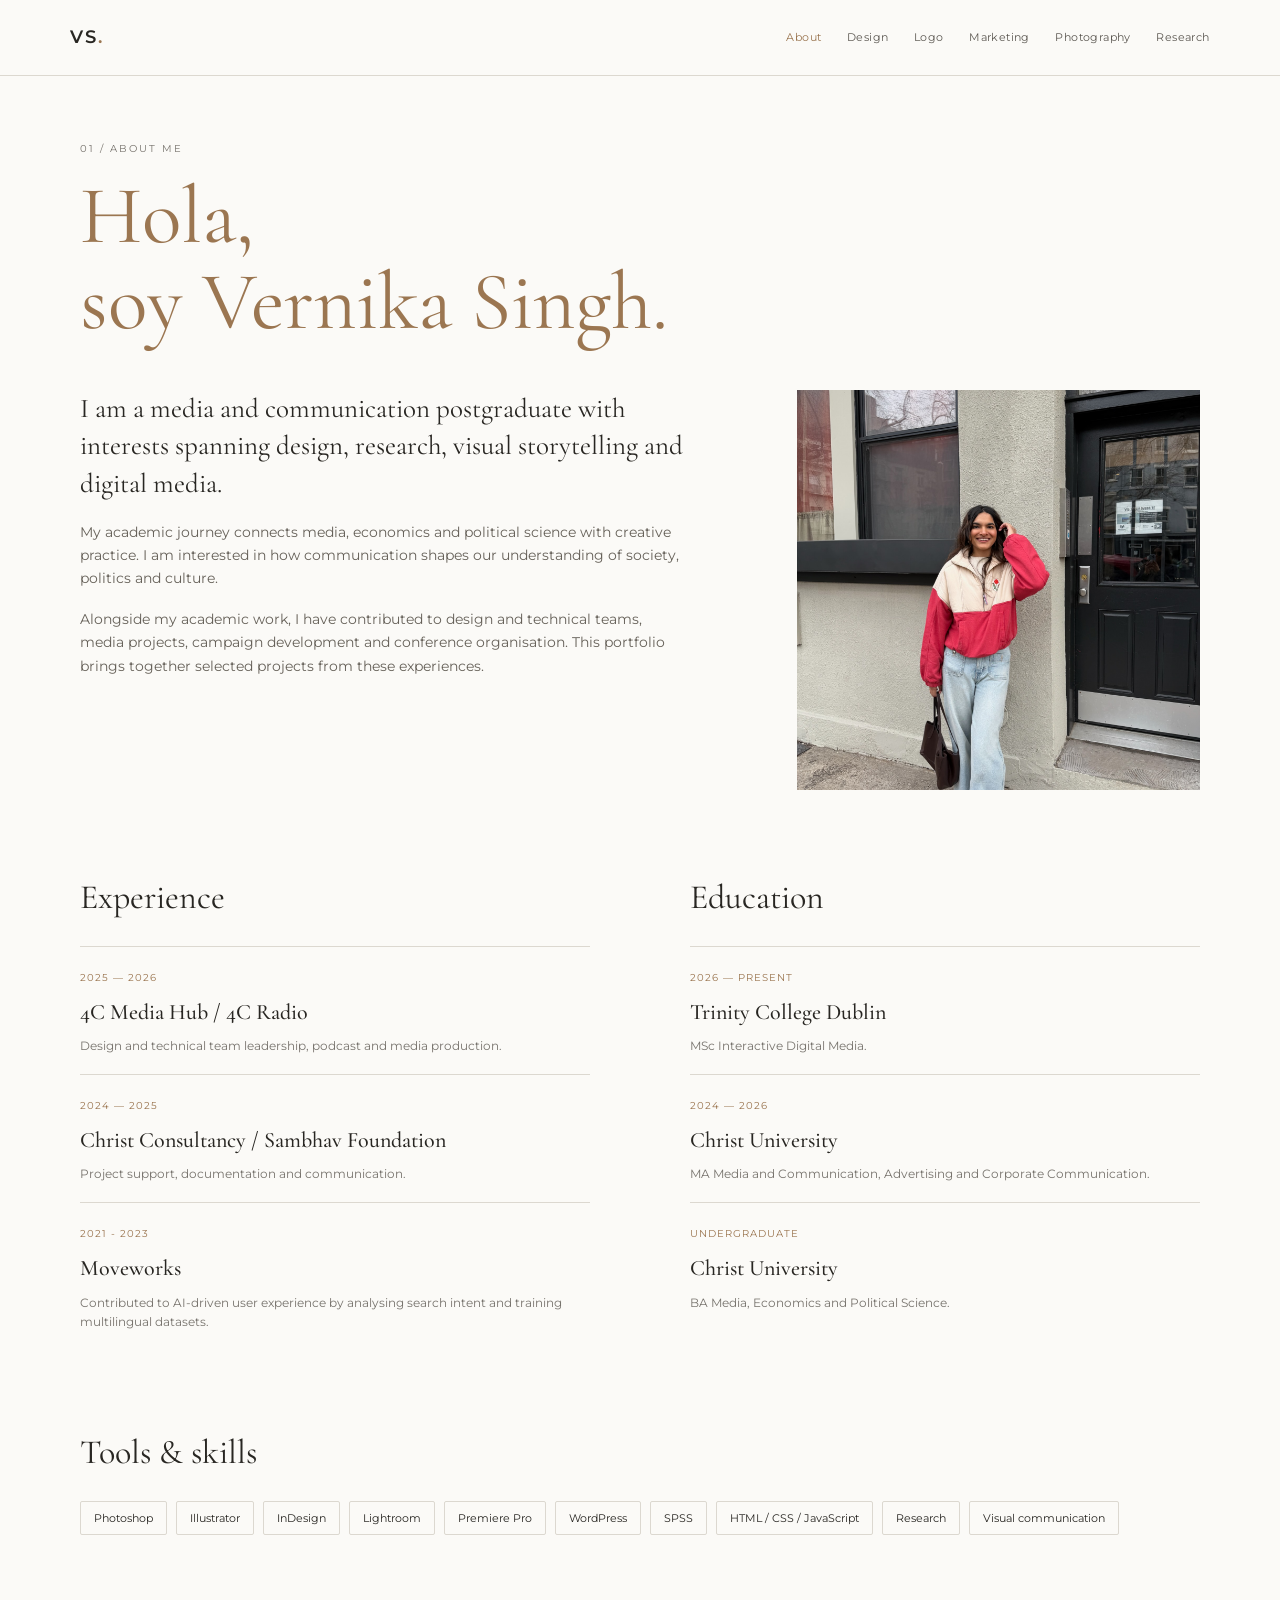
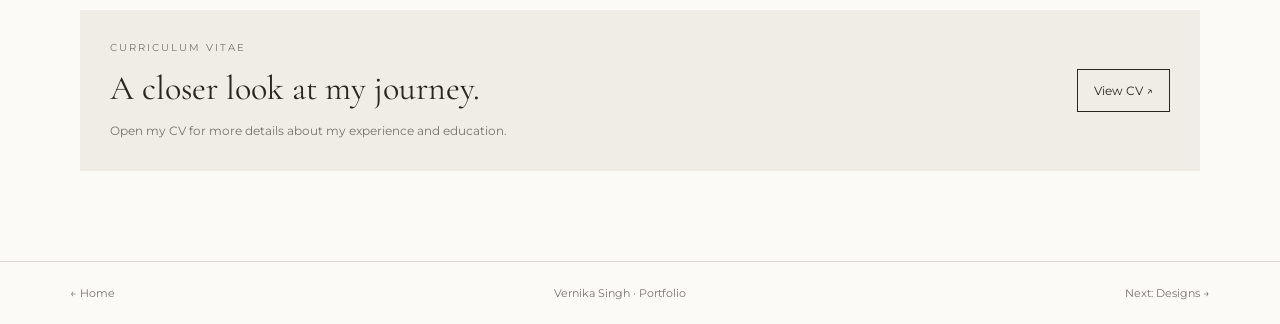
<file: about.html>
<!DOCTYPE html>
<html lang="en">
<head>
    <meta charset="UTF-8">
    <meta name="viewport" content="width=device-width, initial-scale=1.0">
    <title>About Me — Vernika Singh</title>
    <link rel="stylesheet" href="style.css">
    <script src="script.js" defer></script>
</head>

<body>

    <!-- HEADER -->
    <header class="site-header">

        <a class="small-mark" href="index.html">VS<span>.</span></a>

        <nav class="main-nav">
            <a href="about.html" class="active">About</a>
            <a href="designs.html">Design</a>
            <a href="logo.html">Logo</a>
            <a href="marketing.html">Marketing</a>
            <a href="photography.html">Photography</a>
            <a href="research.html">Research</a>
        </nav>

    </header>

    <!-- MAIN CONTENT -->
    <main class="page-shell">

        <p class="eyebrow">01 / ABOUT ME</p>

        <h1 class="script-heading">
            Hola,<br>soy Vernika Singh.
        </h1>

        <!-- INTRODUCTION -->
        <div class="intro-grid">

            <div>

                <p class="lead">
                    I am a media and communication postgraduate with interests
                    spanning design, research, visual storytelling and digital media.
                </p>

                <p>
                    My academic journey connects media, economics and political
                    science with creative practice. I am interested in how
                    communication shapes our understanding of society, politics
                    and culture.
                </p>

                <p>
                    Alongside my academic work, I have contributed to design and
                    technical teams, media projects, campaign development and
                    conference organisation. This portfolio brings together
                    selected projects from these experiences.
                </p>

            </div>

            <div class="portrait-placeholder">

                <img
                    src="./images/portrait.jpeg"
                    alt="Portrait of Vernika Singh"
                    class="about-photo"
                >

            </div>

        </div>
        <!-- END INTRODUCTION -->

        <!-- EXPERIENCE AND EDUCATION -->
        <section class="resume-grid">

            <div>

                <h2>Experience</h2>

                <article class="resume-item">
                    <span class="date">2025 — 2026</span>
                    <h3>4C Media Hub / 4C Radio</h3>
                    <p>Design and technical team leadership, podcast and media production.</p>
                </article>

                <article class="resume-item">
                    <span class="date">2024 — 2025</span>
                    <h3>Christ Consultancy / Sambhav Foundation</h3>
                    <p>Project support, documentation and communication.</p>
                </article>

                <article class="resume-item">
                    <span class="date">2021 - 2023</span>
                    <h3>Moveworks</h3>
                    <p>Contributed to AI-driven user experience by analysing search intent and training multilingual datasets.</p>
                </article>

            </div>

            <div>

                <h2>Education</h2>

                <article class="resume-item">
                    <span class="date">2026 — Present</span>
                    <h3>Trinity College Dublin</h3>
                    <p>MSc Interactive Digital Media.</p>
                </article>

                <article class="resume-item">
                    <span class="date">2024 — 2026</span>
                    <h3>Christ University</h3>
                    <p>MA Media and Communication, Advertising and Corporate Communication.</p>
                </article>

                <article class="resume-item">
                    <span class="date">Undergraduate</span>
                    <h3>Christ University</h3>
                    <p>BA Media, Economics and Political Science.</p>
                </article>

            </div>

        </section>

        <!-- SKILLS -->
        <section class="skills-section">

            <h2>Tools &amp; skills</h2>

            <div class="tag-list">
                <span>Photoshop</span>
                <span>Illustrator</span>
                <span>InDesign</span>
                <span>Lightroom</span>
                <span>Premiere Pro</span>
                <span>WordPress</span>
                <span>SPSS</span>
                <span>HTML / CSS / JavaScript</span>
                <span>Research</span>
                <span>Visual communication</span>
            </div>

        </section>

        <!-- CV SECTION -->
        <section class="cv-panel">

            <div>
                <p class="eyebrow">CURRICULUM VITAE</p>
                <h2>A closer look at my journey.</h2>
                <p>Open my CV for more details about my experience and education.</p>
            </div>

            <a
                class="text-button"
                href="documents/VeSingh_CV.pdf"
                target="_blank"
                rel="noopener"
            >
                View CV ↗
            </a>

        </section>

    </main>

    <!-- FOOTER -->
    <footer class="site-footer">

        <a href="index.html">← Home</a>
        <span>Vernika Singh · Portfolio</span>
        <a href="designs.html">Next: Designs →</a>

    </footer>

</body>
</html>
</file>
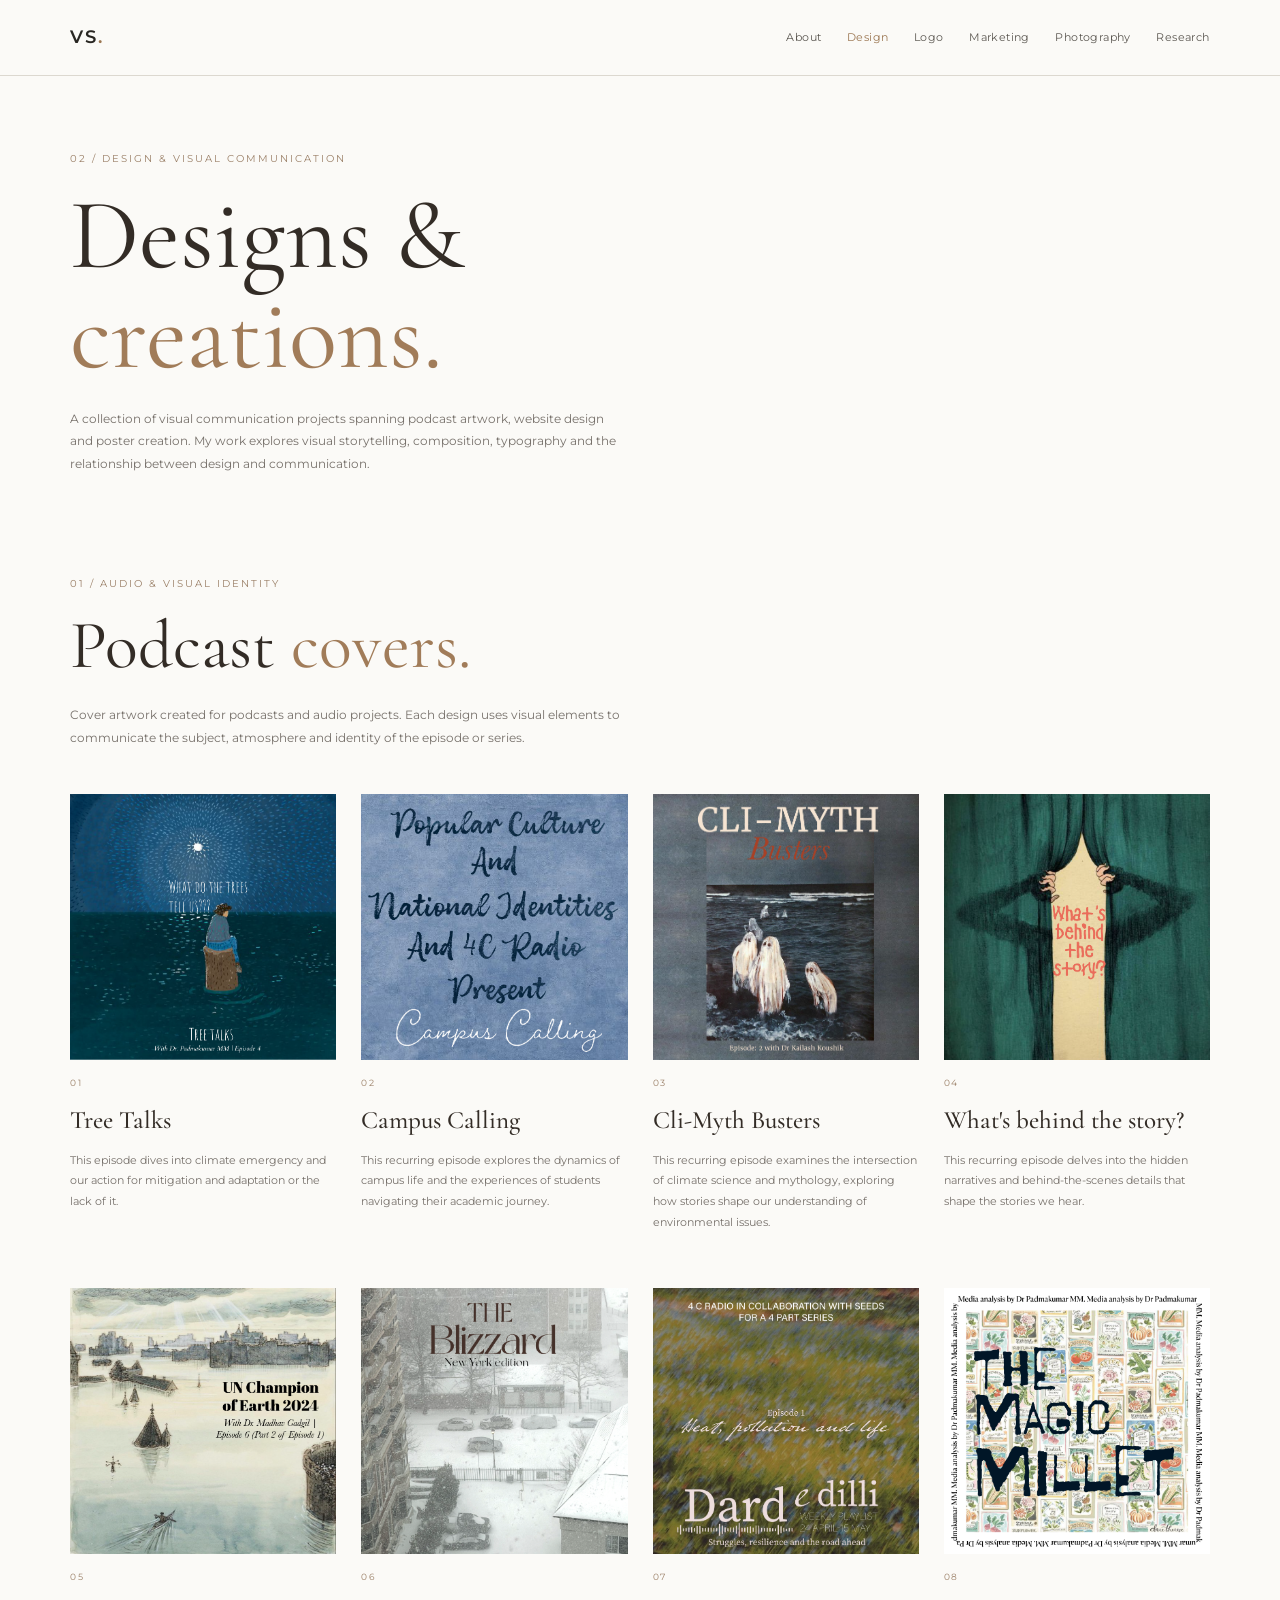
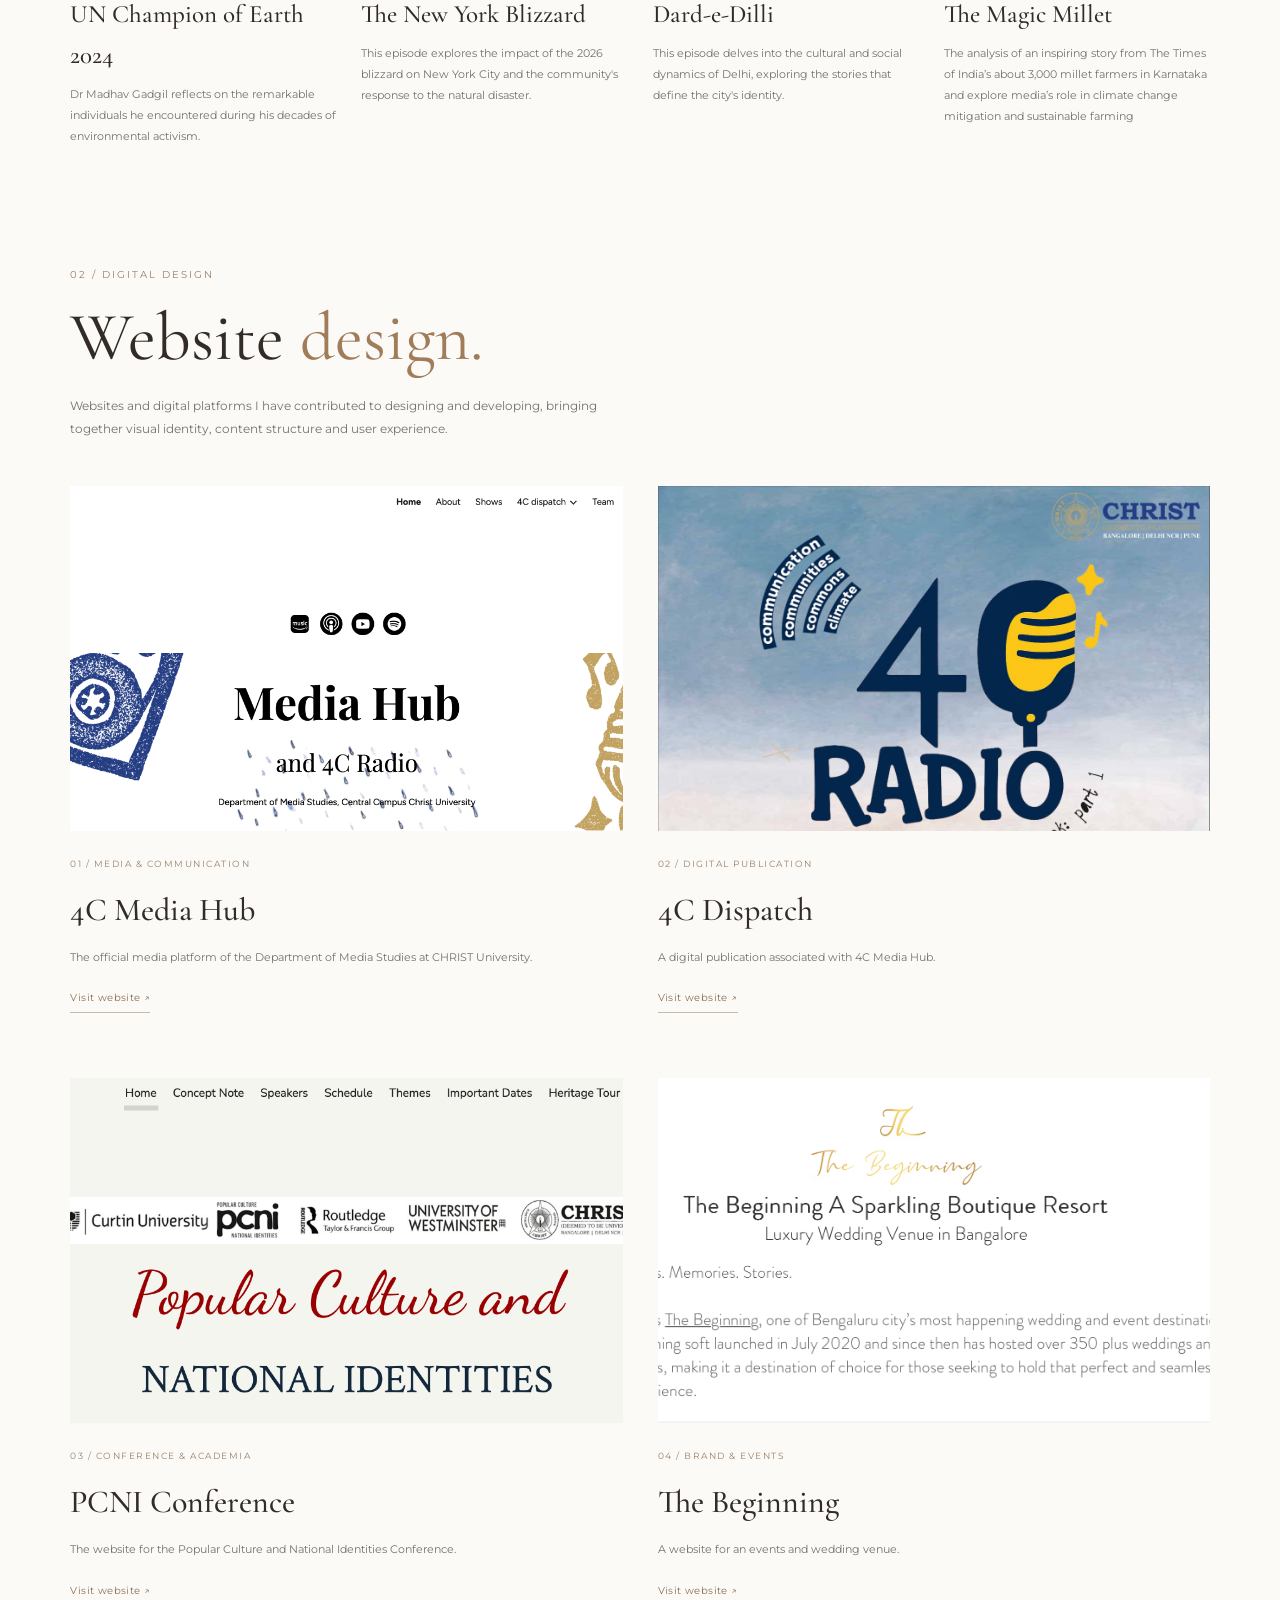
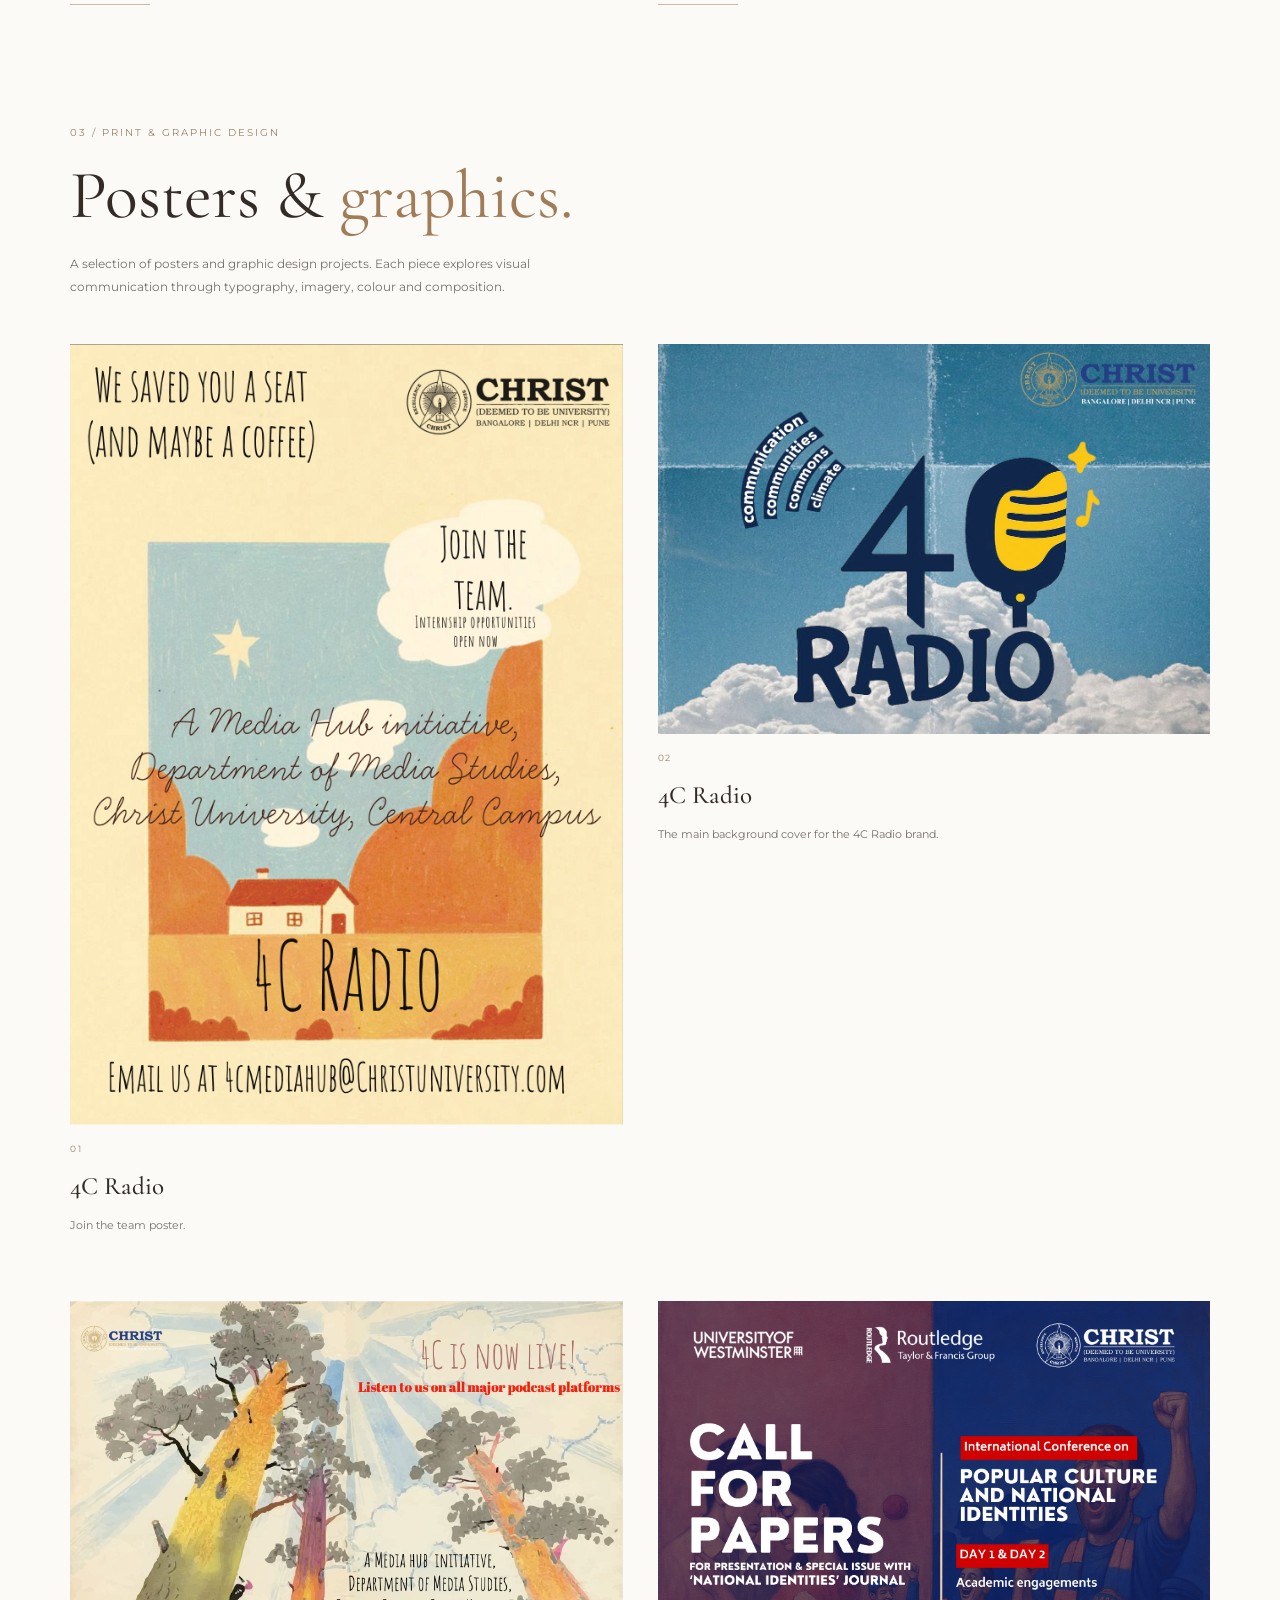
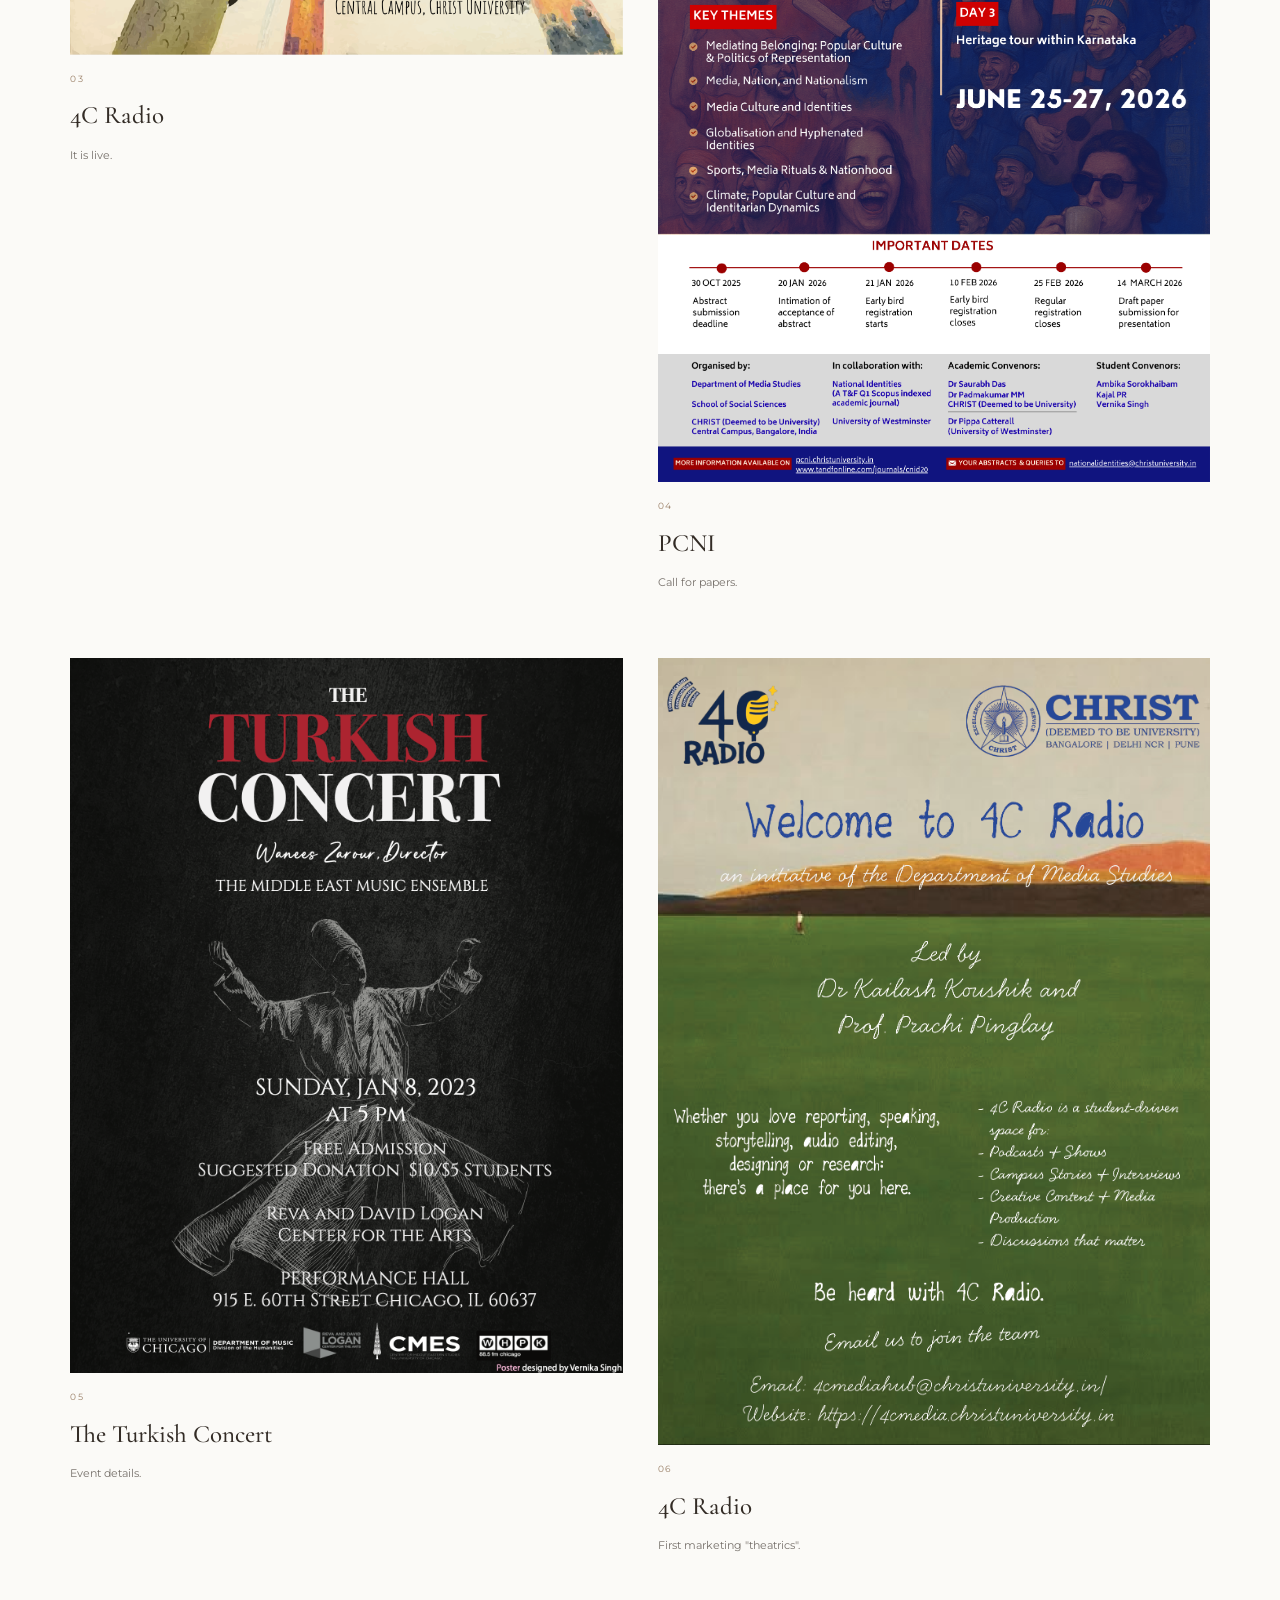
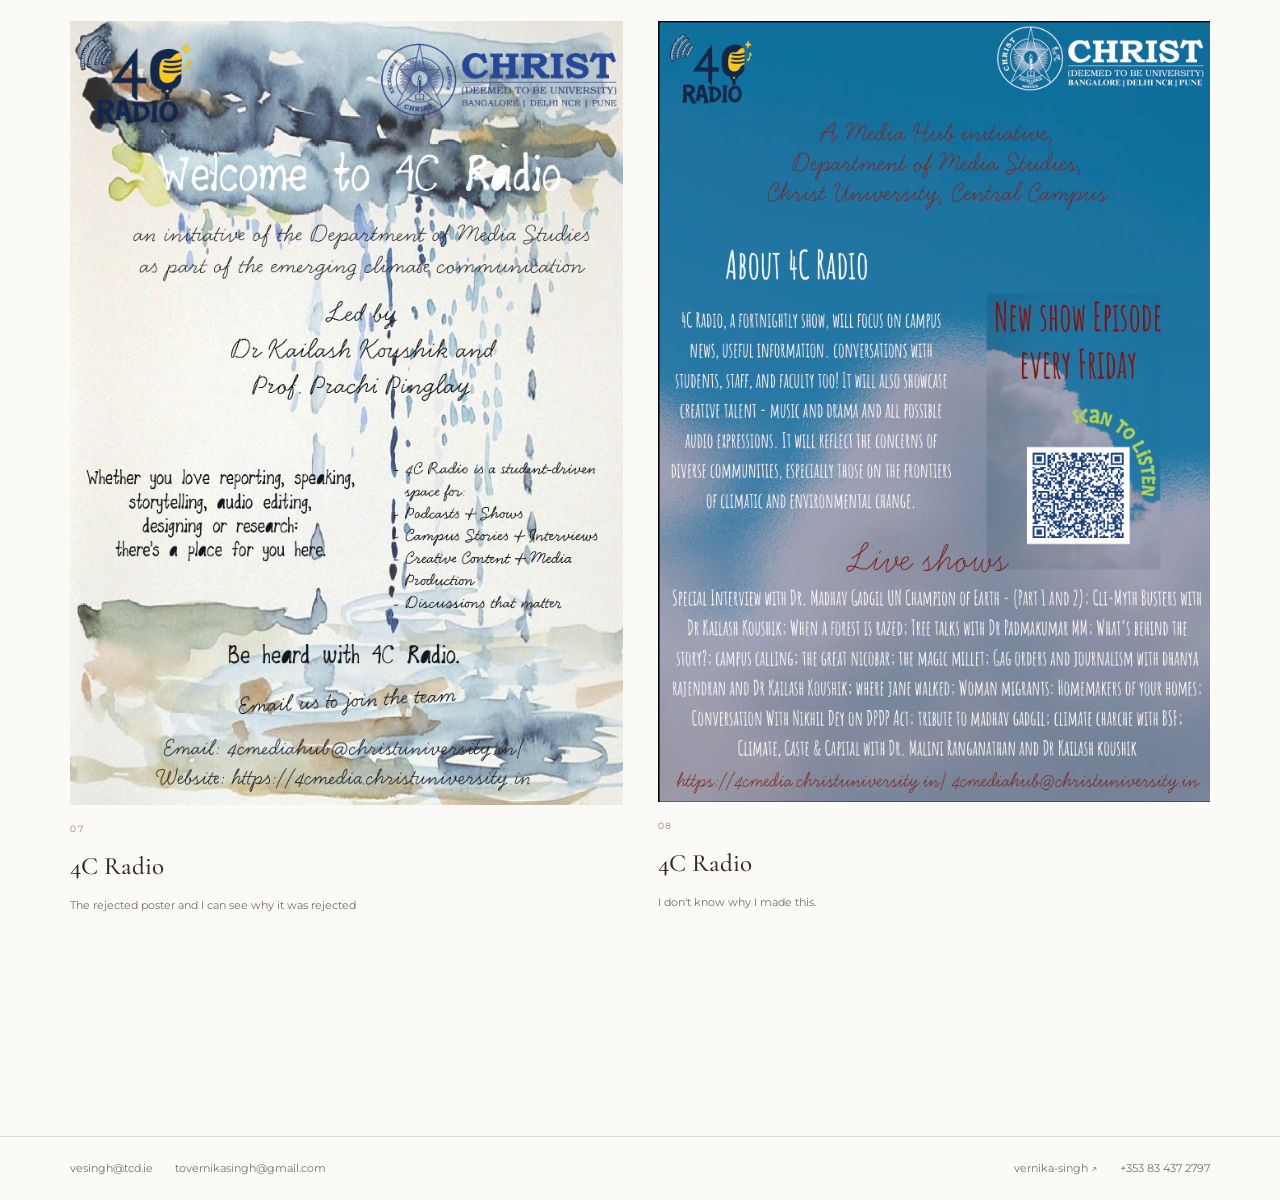
<file: designs.html>
<!DOCTYPE html>
<html lang="en">

<head>
  <meta charset="UTF-8">
  <meta name="viewport" content="width=device-width, initial-scale=1.0">

  <title>Design | Vernika Singh</title>

  <link rel="stylesheet" href="style.css">

  <link rel="preconnect" href="https://fonts.googleapis.com">
  <link rel="preconnect" href="https://fonts.gstatic.com" crossorigin>

  <link href="https://fonts.googleapis.com/css2?family=Cormorant+Garamond:wght@400;500;600&family=Montserrat:wght@300;400;500;600&display=swap" rel="stylesheet">
</head>

<body>

  <!-- HEADER -->

  <header class="site-header">

    <a class="small-mark" href="index.html">VS<span>.</span></a>

    <nav class="main-nav">
      <a href="about.html">About</a>
      <a href="designs.html" class="active">Design</a>
      <a href="logo.html">Logo</a>
      <a href="marketing.html">Marketing</a>
      <a href="photography.html">Photography</a>
      <a href="research.html">Research</a>
    </nav>

  </header>


  <!-- MAIN CONTENT -->

  <main class="design-page">

    <!-- INTRODUCTION -->

    <section class="design-intro">

      <p class="eyebrow">02 / DESIGN & VISUAL COMMUNICATION</p>

      <h1>Designs & <span>creations.</span></h1>

      <p>
        A collection of visual communication projects spanning podcast
        artwork, website design and poster creation. My work explores
        visual storytelling, composition, typography and the relationship
        between design and communication.
      </p>

    </section>


    <!-- SECTION 1: PODCAST COVERS -->

    <section class="design-section">

      <div class="design-section-heading">
        <p class="section-number">01 / AUDIO & VISUAL IDENTITY</p>
        <h2>Podcast <span>covers.</span></h2>
        <p>
          Cover artwork created for podcasts and audio projects.
          Each design uses visual elements to communicate the subject,
          atmosphere and identity of the episode or series.
        </p>
      </div>


      <div class="design-cover-grid">

        <article class="design-card">
          <img src="images/cover-01.png" alt="Podcast cover design 1">
          <div class="design-card-info">
            <span>01</span>
            <h3>Tree Talks</h3>
            <p>This episode dives into climate emergency and our action for mitigation and adaptation or the lack of it.</p>
          </div>
        </article>

        <article class="design-card">
          <img src="images/cover-02.png" alt="Podcast cover design 2">
          <div class="design-card-info">
            <span>02</span>
            <h3>Campus Calling</h3>
            <p>This recurring episode explores the dynamics of campus life and the experiences of students navigating their academic journey.</p>
          </div>
        </article>

        <article class="design-card">
          <img src="images/cover-03.png" alt="Podcast cover design 3">
          <div class="design-card-info">
            <span>03</span>
            <h3>Cli-Myth Busters</h3>
            <p>This recurring episode examines the intersection of climate science and mythology, exploring how stories shape our understanding of environmental issues.</p>
          </div>
        </article>

        <article class="design-card">
          <img src="images/cover-04.png" alt="Podcast cover design 4">
          <div class="design-card-info">
            <span>04</span>
            <h3>What's behind the story?</h3>
            <p>This recurring episode delves into the hidden narratives and behind-the-scenes details that shape the stories we hear.</p>
          </div>
        </article>

        <article class="design-card">
          <img src="images/cover-05.png" alt="Podcast cover design 5">
          <div class="design-card-info">
            <span>05</span>
            <h3>UN Champion of Earth 2024</h3>
            <p>Dr Madhav Gadgil reflects on the remarkable individuals he encountered during his decades of environmental activism. </p>
          </div>
        </article>

        <article class="design-card">
          <img src="images/cover-06.png" alt="Podcast cover design 6">
          <div class="design-card-info">
            <span>06</span>
            <h3>The New York Blizzard</h3>
            <p>This episode explores the impact of the 2026 blizzard on New York City and the community's response to the natural disaster.</p>
          </div>
        </article>

        <article class="design-card">
          <img src="images/cover-07.png" alt="Podcast cover design 7">
          <div class="design-card-info">
            <span>07</span>
            <h3>Dard-e-Dilli</h3>
            <p>This episode delves into the cultural and social dynamics of Delhi, exploring the stories that define the city's identity.</p>
          </div>
        </article>

        <article class="design-card">
          <img src="images/cover-08.png" alt="Podcast cover design 8">
          <div class="design-card-info">
            <span>08</span>
            <h3>The Magic Millet</h3>
            <p>The analysis of an inspiring story from The Times of India’s about 3,000 millet farmers in Karnataka and explore media’s role in climate change mitigation and sustainable farming</p>
          </div>
        </article>

      </div>

    </section>


    <!-- SECTION 2: WEBSITE DESIGN -->

    <section class="design-section website-section">

      <div class="design-section-heading">
        <p class="section-number">02 / DIGITAL DESIGN</p>
        <h2>Website <span>design.</span></h2>
        <p>
          Websites and digital platforms I have contributed to designing
          and developing, bringing together visual identity, content
          structure and user experience.
        </p>
      </div>


      <div class="website-grid">

        <article class="website-card">
          <div class="website-image">
            <img src="images/Website-01.png" alt="4C Media Hub website preview">
          </div>

          <div class="website-info">
            <span>01 / MEDIA & COMMUNICATION</span>
            <h3>4C Media Hub</h3>
            <p>
              The official media platform of the Department of Media
              Studies at CHRIST University. 
            </p>
            <a href="https://4cmedia.christuniversity.in/"
               target="_blank"
               rel="noopener">
              Visit website ↗
            </a>
          </div>
        </article>


        <article class="website-card">
          <div class="website-image">
            <img src="images/Website-02.png" alt="4C Dispatch website preview">
          </div>

          <div class="website-info">
            <span>02 / DIGITAL PUBLICATION</span>
            <h3>4C Dispatch</h3>
            <p>
              A digital publication associated with 4C Media Hub.
            </p>
            <a href="https://4cmedia.christuniversity.in/4c-dispatch"
               target="_blank"
               rel="noopener">
              Visit website ↗
            </a>
          </div>
        </article>


        <article class="website-card">
          <div class="website-image">
            <img src="images/Website-03.png" alt="PCNI conference website preview">
          </div>

          <div class="website-info">
            <span>03 / CONFERENCE & ACADEMIA</span>
            <h3>PCNI Conference</h3>
            <p>
              The website for the Popular Culture and National
              Identities Conference. 
            </p>
            <a href="https://pcni.christuniversity.in"
               target="_blank"
               rel="noopener">
              Visit website ↗
            </a>
          </div>
        </article>


        <article class="website-card">
          <div class="website-image">
            <img src="images/Website-04.png" alt="The Beginning website preview">
          </div>

          <div class="website-info">
            <span>04 / BRAND & EVENTS</span>
            <h3>The Beginning</h3>
            <p>
              A website for an events and wedding venue. 
            </p>
            <a href="https://www.thebeginning.in"
               target="_blank"
               rel="noopener">
              Visit website ↗
            </a>
          </div>
        </article>

      </div>

    </section>


    <!-- SECTION 3: POSTERS -->

    <section class="design-section poster-section">

      <div class="design-section-heading">
        <p class="section-number">03 / PRINT & GRAPHIC DESIGN</p>
        <h2>Posters & <span>graphics.</span></h2>
        <p>
          A selection of posters and graphic design projects.
          Each piece explores visual communication through typography,
          imagery, colour and composition.
        </p>
      </div>


      <div class="poster-grid">

        <article class="poster-card">
          <img src="images/Poster-01.png" alt="Poster design 1">
          <div class="poster-info">
            <span>01</span>
            <h3>4C Radio</h3>
            <p>Join the team poster.</p>
          </div>
        </article>

        <article class="poster-card">
          <img src="images/Poster-02.png" alt="Poster design 2">
          <div class="poster-info">
            <span>02</span>
            <h3>4C Radio</h3>
            <p>The main background cover for the 4C Radio brand.</p>
          </div>
        </article>

        <article class="poster-card">
          <img src="images/Poster-03.png" alt="Poster design 3">
          <div class="poster-info">
            <span>03</span>
            <h3>4C Radio</h3>
            <p>It is live.</p>
          </div>
        </article>

        <article class="poster-card">
          <img src="images/Poster-04.png" alt="Poster design 4">
          <div class="poster-info">
            <span>04</span>
            <h3>PCNI</h3>
            <p>Call for papers. </p>
          </div>
        </article>

        <article class="poster-card">
          <img src="images/Poster-05.png" alt="Poster design 5">
          <div class="poster-info">
            <span>05</span>
            <h3>The Turkish Concert</h3>
            <p>Event details.</p>
          </div>
        </article>

        <article class="poster-card">
          <img src="images/Poster-06.png" alt="Poster design 6">
          <div class="poster-info">
            <span>06</span>
            <h3>4C Radio</h3>
            <p>First marketing "theatrics".</p>
          </div>
        </article>

        <article class="poster-card">
          <img src="images/Poster-07.png" alt="Poster design 7">
          <div class="poster-info">
            <span>07</span>
            <h3>4C Radio</h3>
            <p>The rejected poster and I can see why it was rejected</p>
          </div>
        </article>

        <article class="poster-card">
          <img src="images/Poster-08.png" alt="Poster design 8">
          <div class="poster-info">
            <span>08</span>
            <h3>4C Radio</h3>
            <p>I don't know why I made this.</p>
          </div>
        </article>

      </div>

    </section>

  </main>


  <!-- FOOTER -->

  <footer class="site-footer">

    <div class="footer-contact">
      <a href="mailto:vesingh@tcd.ie">vesingh@tcd.ie</a>
      <a href="mailto:tovernikasingh@gmail.com">tovernikasingh@gmail.com</a>
    </div>

    <div class="footer-social">
      <a href="https://www.linkedin.com/in/vernika-singh/"
         target="_blank"
         rel="noopener">
        vernika-singh ↗
      </a>

      <a href="tel:+353834372797">
        +353 83 437 2797
      </a>
    </div>

  </footer>

</body>
</html>
</file>
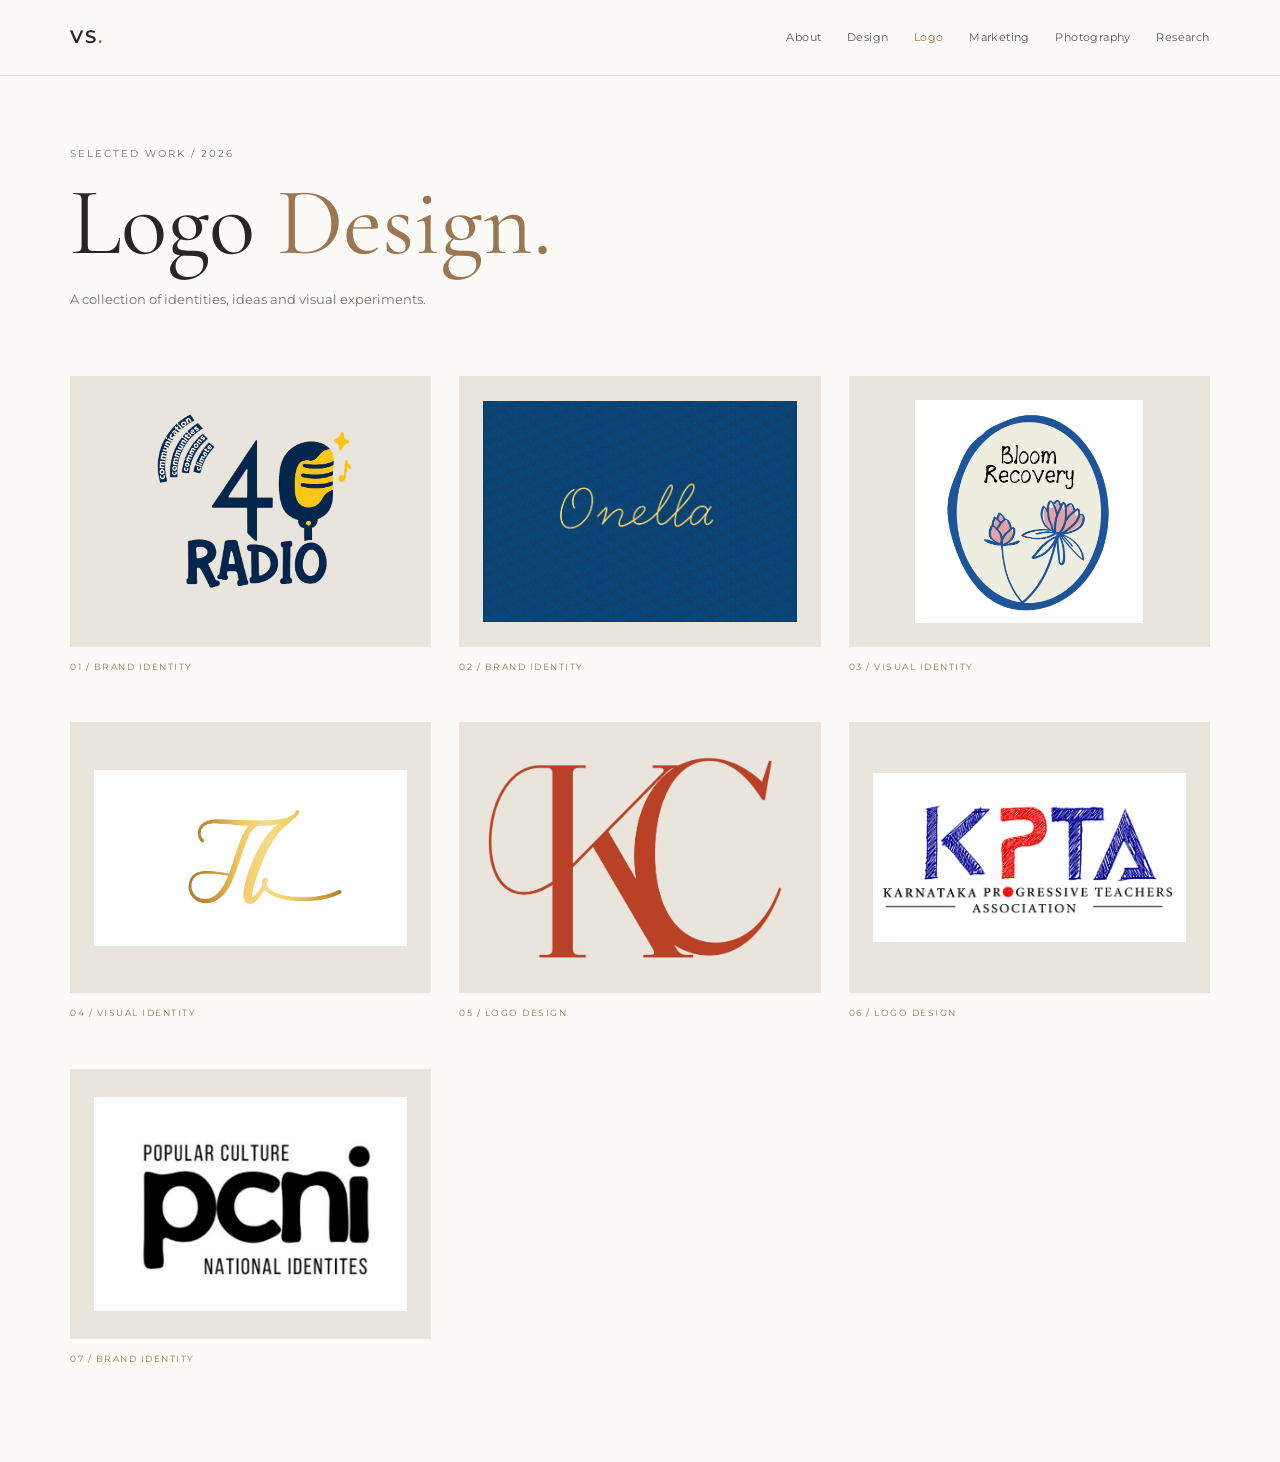
<file: logo.html>
<!DOCTYPE html>
<html lang="en">
<head>
  <meta charset="UTF-8">
  <meta name="viewport" content="width=device-width, initial-scale=1.0">
  <title>Logo Design | Vernika Singh</title>
  <link rel="stylesheet" href="style.css">
</head>

<body>

  <header class="site-header">

  <a class="small-mark" href="index.html">VS<span>.</span></a>

  <nav class="main-nav">
    <a href="about.html">About</a>
    <a href="designs.html">Design</a>
    <a href="logo.html" class="active">Logo</a>
    <a href="marketing.html">Marketing</a>
    <a href="photography.html">Photography</a>
    <a href="research.html">Research</a>
  </nav>

</header>

  <main class="logo-page">

    <section class="logo-intro">
      <p class="eyebrow">SELECTED WORK / 2026</p>
      <h1>Logo <span>Design.</span></h1>
      <p class="logo-intro-text">
        A collection of identities, ideas and visual experiments.
      </p>
    </section>

    <div class="logo-grid">

      <!-- PROJECT 01 -->
      <article class="logo-card">
    <button class="logo-trigger" data-project="0" aria-label="Open project 1">
        <img src="images/logo-01.png" alt="Logo project 01">
    </button>
    <h2 class="logo-index">01 / BRAND IDENTITY</h2>
</article>

      <!-- PROJECT 02 -->
      <article class="logo-card">
        <button class="logo-trigger" data-project="1" aria-label="Open project 2">
          <img src="images/logo-02.png" alt="Logo project 02">
        </button>
        <h2 class="logo-index">02 / BRAND IDENTITY</h2>
      </article>

      <!-- PROJECT 03 -->
      <article class="logo-card">
        <button class="logo-trigger" data-project="2" aria-label="Open project 3">
          <img src="images/logo-03.png" alt="Logo project 03">
        </button>
        <h2 class="logo-index">03 / VISUAL IDENTITY</h2>
      </article>

      <!-- PROJECT 04 -->
      <article class="logo-card">
        <button class="logo-trigger" data-project="3" aria-label="Open project 4">
          <img src="images/logo-04.jpg" alt="Logo project 04">
        </button>
        <h2 class="logo-index">04 / VISUAL IDENTITY</h2>
      </article>

      <!-- PROJECT 05 -->
      <article class="logo-card">
        <button class="logo-trigger" data-project="4" aria-label="Open project 5">
          <img src="images/logo-05.png" alt="Logo project 05">
        </button>
        <h2 class="logo-index">05 / LOGO DESIGN</h2>
      </article>

      <!-- PROJECT 06 -->
      <article class="logo-card">
        <button class="logo-trigger" data-project="5" aria-label="Open project 6">
          <img src="images/Logo-06.png" alt="Logo project 06">
        </button>
        <h2 class="logo-index">06 / LOGO DESIGN</h2>
      </article>

      <!-- PROJECT 07 -->
      <article class="logo-card">
        <button class="logo-trigger" data-project="6" aria-label="Open project 7">
          <img src="images/logo-07.png" alt="Logo project 07">
        </button>
        <h2 class="logo-index">07 / BRAND IDENTITY</h2>
      </article>

  

    </div>

  </main>

  <!-- PROJECT MODAL -->
  <div class="logo-modal" id="logoModal" aria-hidden="true">

    <div class="logo-modal-backdrop"></div>

    <div class="logo-modal-content" role="dialog"
         aria-modal="true" aria-labelledby="modalTitle">

      <button class="modal-close" aria-label="Close project">&times;</button>

      <div class="modal-project-heading">
        <p class="eyebrow" id="modalCategory">BRAND IDENTITY</p>
        <h2 id="modalTitle">Project Title</h2>
        <p id="modalDescription">Project description goes here.</p>
      </div>

      <div class="modal-gallery" id="modalGallery"></div>

      <div class="modal-navigation">
        <button id="previousProject">← Previous</button>
        <span id="projectCounter">01 / 08</span>
        <button id="nextProject">Next →</button>
      </div>

    </div>
  </div>

  <script src="script.js"></script>

</body>
</html>
</file>
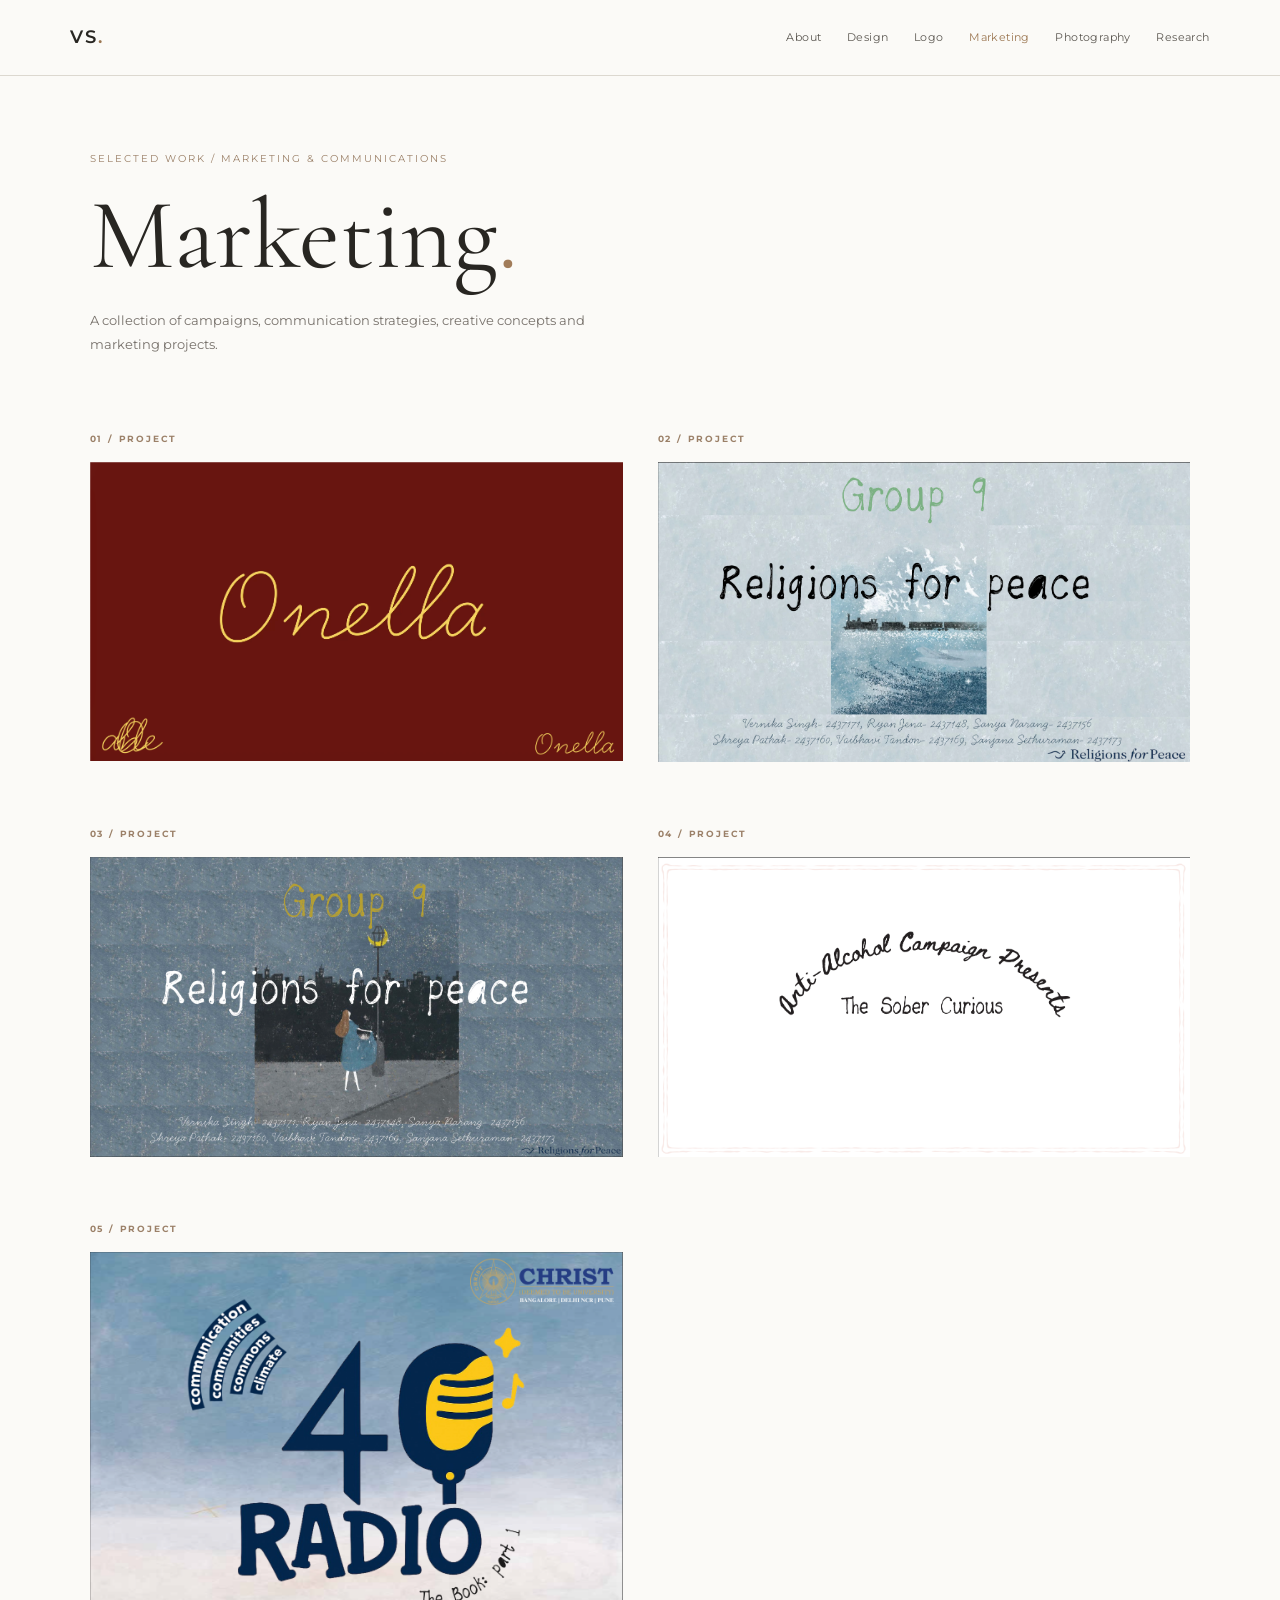
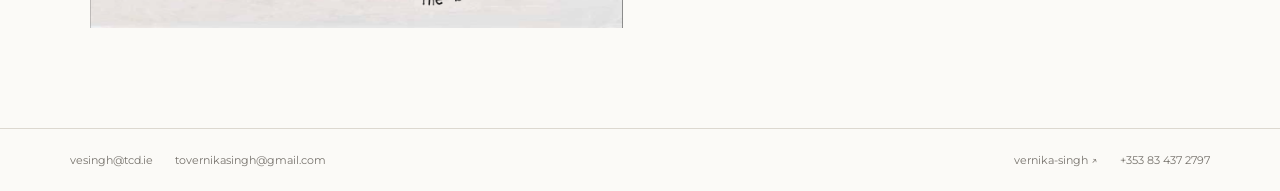
<file: marketing.html>
<!DOCTYPE html>
<html lang="en">

<head>
  <meta charset="UTF-8">
  <meta name="viewport" content="width=device-width, initial-scale=1.0">
  <title>Marketing | Vernika Singh</title>
  <link rel="stylesheet" href="style.css">
</head>

<body>

  <!-- HEADER -->
  <header class="site-header">
    <a class="small-mark" href="index.html">VS<span>.</span></a>

    <nav class="main-nav">
    <a href="about.html">About</a>
    <a href="designs.html">Design</a>
    <a href="logo.html">Logo</a>
    <a href="marketing.html" class="active">Marketing</a>
    <a href="photography.html">Photography</a>
    <a href="research.html">Research</a>
</nav>
  </header>

  <main class="marketing-page">

    <!-- INTRODUCTION -->
    <section class="marketing-intro">
      <p class="eyebrow">SELECTED WORK / MARKETING & COMMUNICATIONS</p>

      <h1>Marketing<span>.</span></h1>

      <p>
        A collection of campaigns, communication strategies,
        creative concepts and marketing projects.
      </p>
    </section>

    <!-- FIVE PROJECTS -->
    <div class="marketing-grid">

      <!-- PROJECT 01 -->
      <article class="marketing-card">
        <h2 class="marketing-number">01 / PROJECT</h2>

        <div class="marketing-document">
  <a href="documents/marketing-01-compressed.pdf"
     target="_blank"
     rel="noopener"
     aria-label="View Marketing Project One">

    <img
      src="images/marketing-01.png"
      alt="Marketing Project One PDF preview"
    >

  </a>
</div>


      </article>

      <!-- PROJECT 02 -->

      <article class="marketing-card">
        <h2 class="marketing-number">02 / PROJECT</h2>

        <div class="marketing-document">
  <a href="documents/marketing-02.pdf"
     target="_blank"
     rel="noopener"
     aria-label="View Marketing Project Two">

    <img
      src="images/marketing-02.png"
      alt="Marketing Project Two PDF preview"
    >

  </a>
</div>
      </article>

      <!-- PROJECT 03 -->

      <article class="marketing-card">
        <h2 class="marketing-number">03 / PROJECT</h2>

        <div class="marketing-document">
  <a href="documents/marketing-03-compressed.pdf"
     target="_blank"
     rel="noopener"
     aria-label="View Marketing Project Three">

    <img
      src="images/marketing-03.png"
      alt="Marketing Project Three PDF preview"
    >

  </a>
</div>
      </article>

      <!-- PROJECT 04 -->
      <article class="marketing-card">
        <h2 class="marketing-number">04 / PROJECT</h2>

        <div class="marketing-document">
  <a href="documents/marketing-04.pdf"
     target="_blank"
     rel="noopener"
     aria-label="View Marketing Project Four">

    <img
      src="images/marketing-04.png"
      alt="Marketing Project Four PDF preview"
    >

  </a>
</div>
      </article>

      <!-- PROJECT 05 -->

             <article class="marketing-card">
        <h2 class="marketing-number">05 / PROJECT</h2>

        <div class="marketing-document">
  <a href="documents/Marketing-05-compressed.pdf"
     target="_blank"
     rel="noopener"
     aria-label="View Marketing Project Five">

    <img
      src="images/marketing-05.png"
      alt="Marketing Project Five PDF preview"
    >

  </a>
</div>
      </article>

    </div>

  </main>

  <script src="script.js"></script>

<!-- FOOTER -->

  <footer class="site-footer">

    <div class="footer-contact">
      <a href="mailto:vesingh@tcd.ie">vesingh@tcd.ie</a>
      <a href="mailto:tovernikasingh@gmail.com">tovernikasingh@gmail.com</a>
    </div>

    <div class="footer-social">
      <a href="https://www.linkedin.com/in/vernika-singh/"
         target="_blank"
         rel="noopener">
        vernika-singh ↗
      </a>

      <a href="tel:+353834372797">
        +353 83 437 2797
      </a>
    </div>

  </footer>

</body>
</html>
</file>
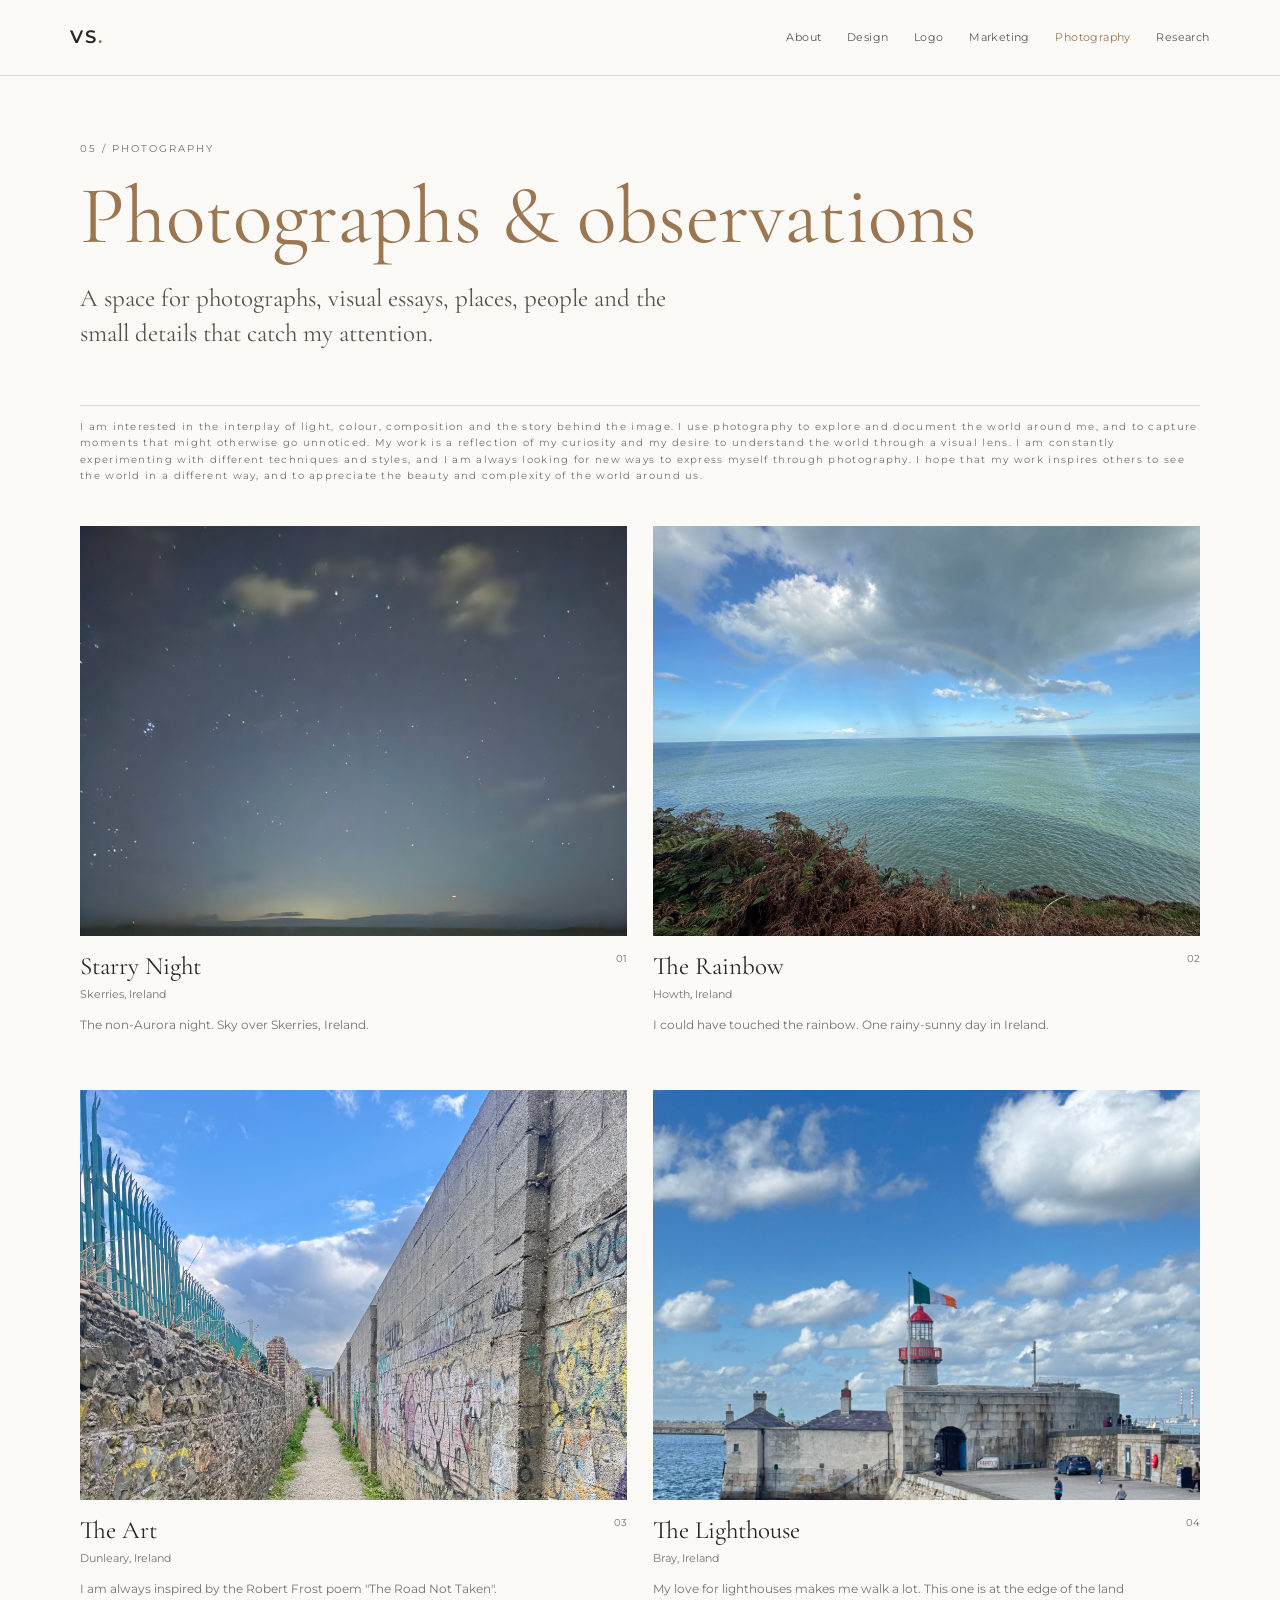
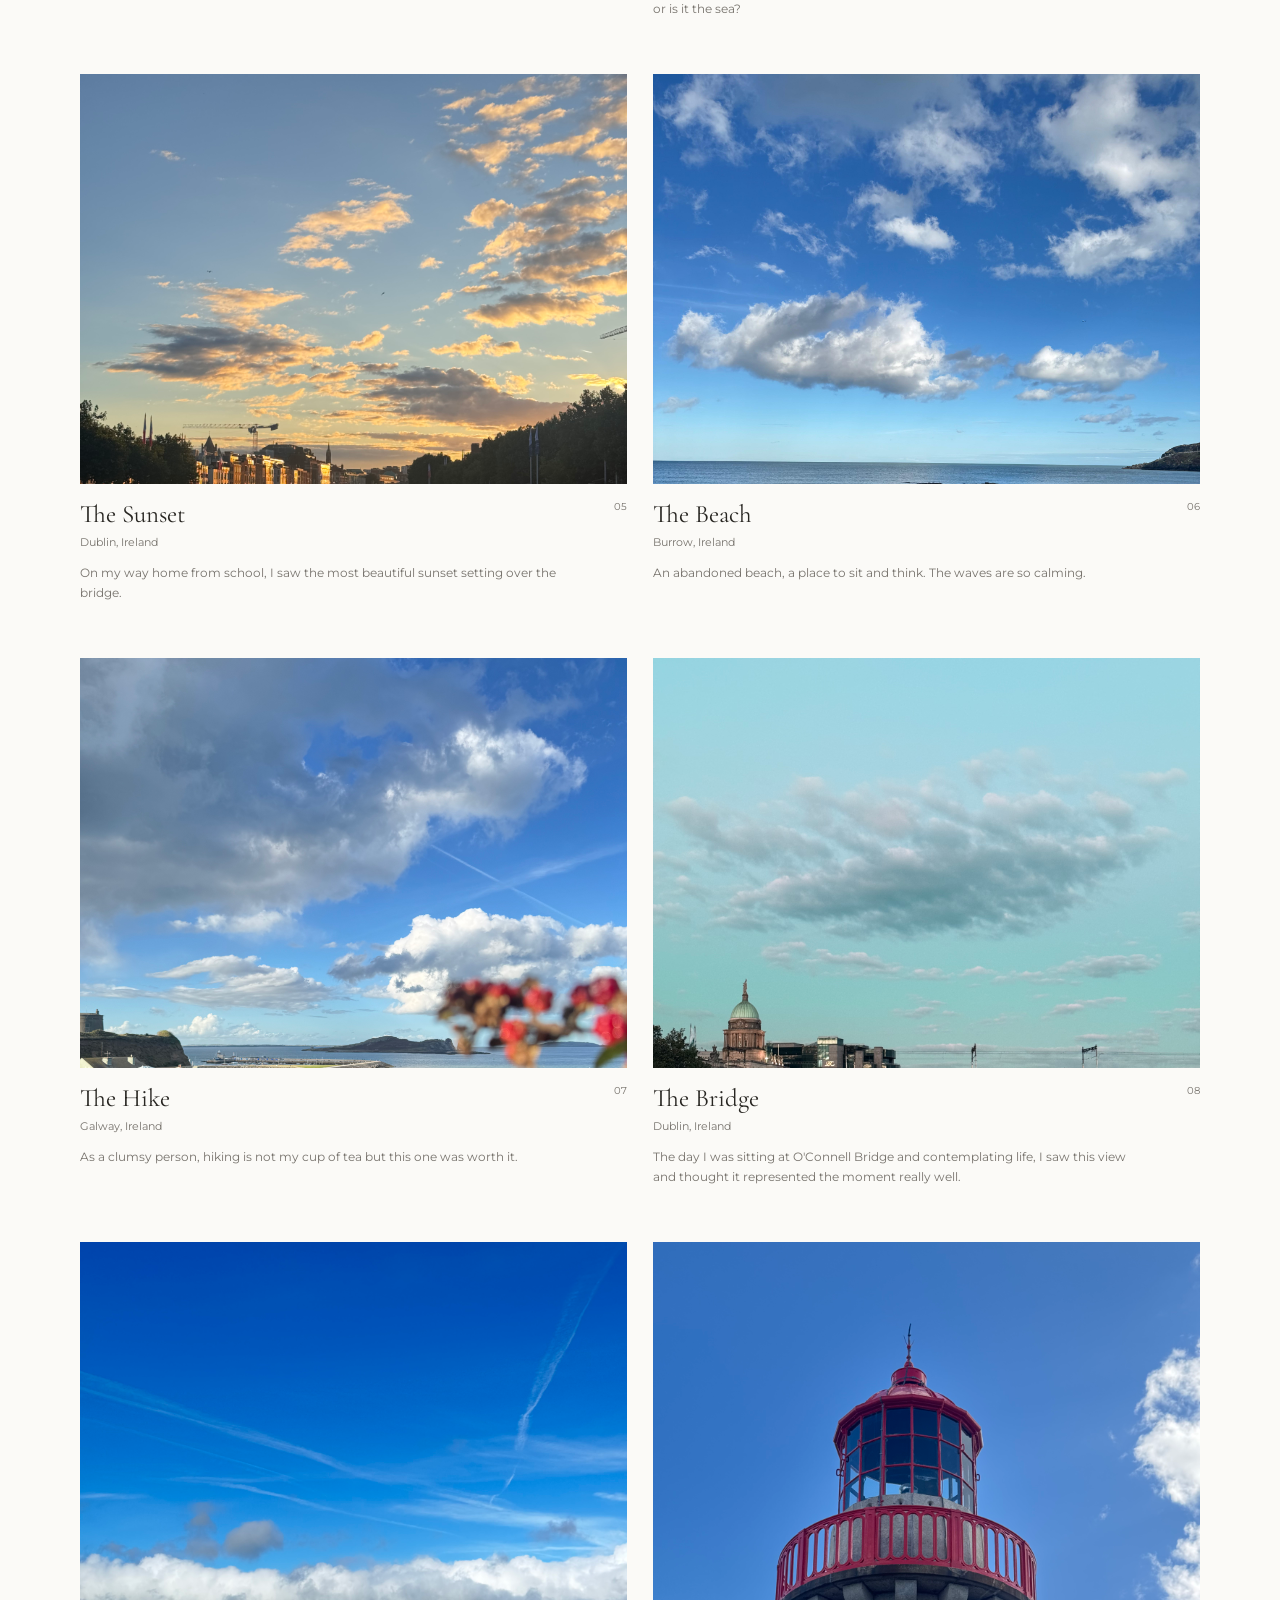
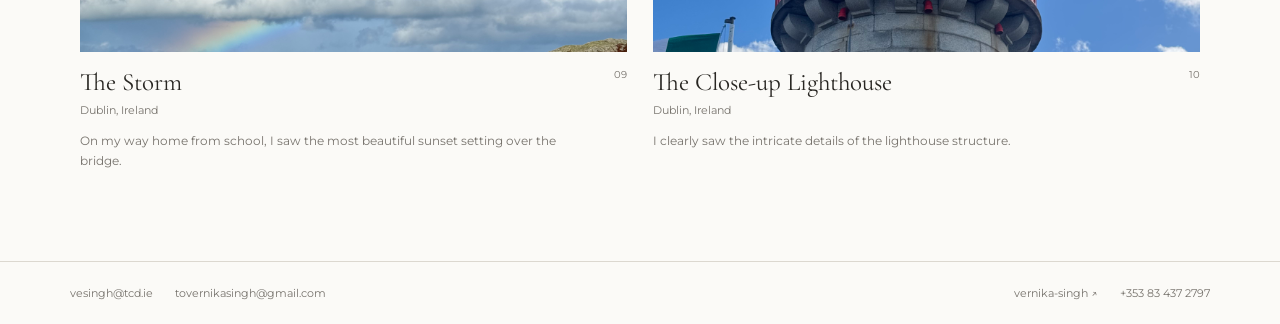
<file: photography.html>
<!DOCTYPE html>
<html lang="en">

<head>
  <meta charset="UTF-8">
  <meta name="viewport" content="width=device-width, initial-scale=1.0">

  <title>Photography | Vernika Singh</title>

  <link rel="stylesheet" href="style.css">
  <script src="script.js" defer></script>

  <link rel="preconnect" href="https://fonts.googleapis.com">
  <link rel="preconnect" href="https://fonts.gstatic.com" crossorigin>

  <link href="https://fonts.googleapis.com/css2?family=Cormorant+Garamond:wght@400;500;600&family=Montserrat:wght@300;400;500;600&display=swap" rel="stylesheet">
</head>

<body>

  <!-- HEADER -->

  <header class="site-header">

    <a class="small-mark" href="index.html">VS<span>.</span></a>

    <nav class="main-nav">
      <a href="about.html">About</a>
      <a href="designs.html">Design</a>
      <a href="logo.html">Logo</a>
      <a href="marketing.html">Marketing</a>
      <a href="photography.html" class="active">Photography</a>
      <a href="research.html">Research</a>
    </nav>

  </header>


  <!-- MAIN CONTENT -->

  <main class="page-shell portfolio-page">

    <p class="eyebrow">05 / PHOTOGRAPHY</p>

    <h1 class="script-heading">Photographs & observations</h1>

    <p class="page-intro">
      A space for photographs, visual essays, places, people and
      the small details that catch my attention.
    </p>


    <!-- INTRODUCTORY TEXT -->

    <div class="portfolio-tools">

      I am interested in the interplay of light, colour, composition and
      the story behind the image. I use photography to explore and
      document the world around me, and to capture moments that might
      otherwise go unnoticed. My work is a reflection of my curiosity and
      my desire to understand the world through a visual lens. I am
      constantly experimenting with different techniques and styles,
      and I am always looking for new ways to express myself through
      photography. I hope that my work inspires others to see the world
      in a different way, and to appreciate the beauty and complexity
      of the world around us.

    </div>


    <!-- PHOTOGRAPHY GALLERY -->

    <div class="work-grid">


      <!-- PHOTO 01 -->

      <article class="work-card">

        <div class="image-button">
          <img
            src="images/image-01.jpg"
            alt="Starry night sky over Skerries, Ireland">
        </div>

        <div class="work-caption">
          <div>
            <h2>Starry Night</h2>
            <p>Skerries, Ireland</p>
          </div>
          <span>01</span>
        </div>

        <p class="work-description">
          The non-Aurora night. Sky over Skerries, Ireland.
        </p>

      </article>


      <!-- PHOTO 02 -->

      <article class="work-card">

        <div class="image-button">
          <img
            src="images/photo-02.jpg"
            alt="The rainbow over water, Ireland">
        </div>

        <div class="work-caption">
          <div>
            <h2>The Rainbow</h2>
            <p>Howth, Ireland</p>
          </div>
          <span>02</span>
        </div>

        <p class="work-description">
          I could have touched the rainbow. One rainy-sunny day in Ireland.
        </p>

      </article>


      <!-- PHOTO 03 -->

      <article class="work-card">

        <div class="image-button">
          <img
            src="images/photo-03.jpg"
            alt="The colourful alley, Ireland">
        </div>

        <div class="work-caption">
          <div>
            <h2>The Art</h2>
            <p>Dunleary, Ireland</p>
          </div>
          <span>03</span>
        </div>

        <p class="work-description">
          I am always inspired by the Robert Frost poem "The Road Not Taken".
        </p>

      </article>


      <!-- PHOTO 04 -->

      <article class="work-card">

        <div class="image-button">
          <img
            src="images/photo-04.jpg"
            alt="The lighthouse at the edge of the sea, Ireland">
        </div>

        <div class="work-caption">
          <div>
            <h2>The Lighthouse</h2>
            <p>Bray, Ireland</p>
          </div>
          <span>04</span>
        </div>

        <p class="work-description">
          My love for lighthouses makes me walk a lot.
          This one is at the edge of the land or is it the sea?
        </p>

      </article>


      <!-- PHOTO 05 -->

      <article class="work-card">

        <div class="image-button">
          <img
            src="images/photo-05.jpg"
            alt="The sunset over the bridge, Ireland">
        </div>

        <div class="work-caption">
          <div>
            <h2>The Sunset</h2>
            <p>Dublin, Ireland</p>
          </div>
          <span>05</span>
        </div>

        <p class="work-description">
          On my way home from school, I saw the most beautiful
          sunset setting over the bridge.
        </p>

      </article>


      <!-- PHOTO 06 -->

      <article class="work-card">

        <div class="image-button">
          <img
            src="images/photo-06.jpeg"
            alt="The stony beach, Ireland">
        </div>

        <div class="work-caption">
          <div>
            <h2>The Beach</h2>
            <p>Burrow, Ireland</p>
          </div>
          <span>06</span>
        </div>

        <p class="work-description">
          An abandoned beach, a place to sit and think.
          The waves are so calming.
        </p>

      </article>


      <!-- PHOTO 07 -->

      <article class="work-card">

        <div class="image-button">
          <img
            src="images/photo-07.jpg"
            alt="The hike, Ireland">
        </div>

        <div class="work-caption">
          <div>
            <h2>The Hike</h2>
            <p>Galway, Ireland</p>
          </div>
          <span>07</span>
        </div>

        <p class="work-description">
          As a clumsy person, hiking is not my cup of tea
          but this one was worth it.
        </p>

      </article>


      <!-- PHOTO 08 -->

      <article class="work-card">

        <div class="image-button">
          <img
            src="images/photo-08.jpg"
            alt="The bridge, Ireland">
        </div>

        <div class="work-caption">
          <div>
            <h2>The Bridge</h2>
            <p>Dublin, Ireland</p>
          </div>
          <span>08</span>
        </div>

        <p class="work-description">
          The day I was sitting at O'Connell Bridge and contemplating
          life, I saw this view and thought it represented the moment
          really well.
        </p>

      </article>


      <!-- PHOTO 09 -->

      <article class="work-card">

        <div class="image-button">
          <img
            src="images/photo-09.jpg"
            alt="The storm, Ireland">
        </div>

        <div class="work-caption">
          <div>
            <h2>The Storm</h2>
            <p>Dublin, Ireland</p>
          </div>
          <span>09</span>
        </div>

        <p class="work-description">
          On my way home from school, I saw the most beautiful
          sunset setting over the bridge.
        </p>

      </article>


      <!-- PHOTO 10 -->

      <article class="work-card">

        <div class="image-button">
          <img
            src="images/photo-10.jpg"
            alt="Close-up of a lighthouse, Ireland">
        </div>

        <div class="work-caption">
          <div>
            <h2>The Close-up Lighthouse</h2>
            <p>Dublin, Ireland</p>
          </div>
          <span>10</span>
        </div>

        <p class="work-description">
          I clearly saw the intricate details of the lighthouse structure.
        </p>

      </article>


    </div>

  </main>


  <!-- FOOTER -->

  <footer class="site-footer">

    <div class="footer-contact">
      <a href="mailto:vesingh@tcd.ie">vesingh@tcd.ie</a>
      <a href="mailto:tovernikasingh@gmail.com">tovernikasingh@gmail.com</a>
    </div>

    <div class="footer-social">

      <a href="https://www.linkedin.com/in/vernika-singh/"
         target="_blank"
         rel="noopener">
        vernika-singh ↗
      </a>

      <a href="tel:+353834372797">
        +353 83 437 2797
      </a>

    </div>

  </footer>


</body>
</html>
</file>
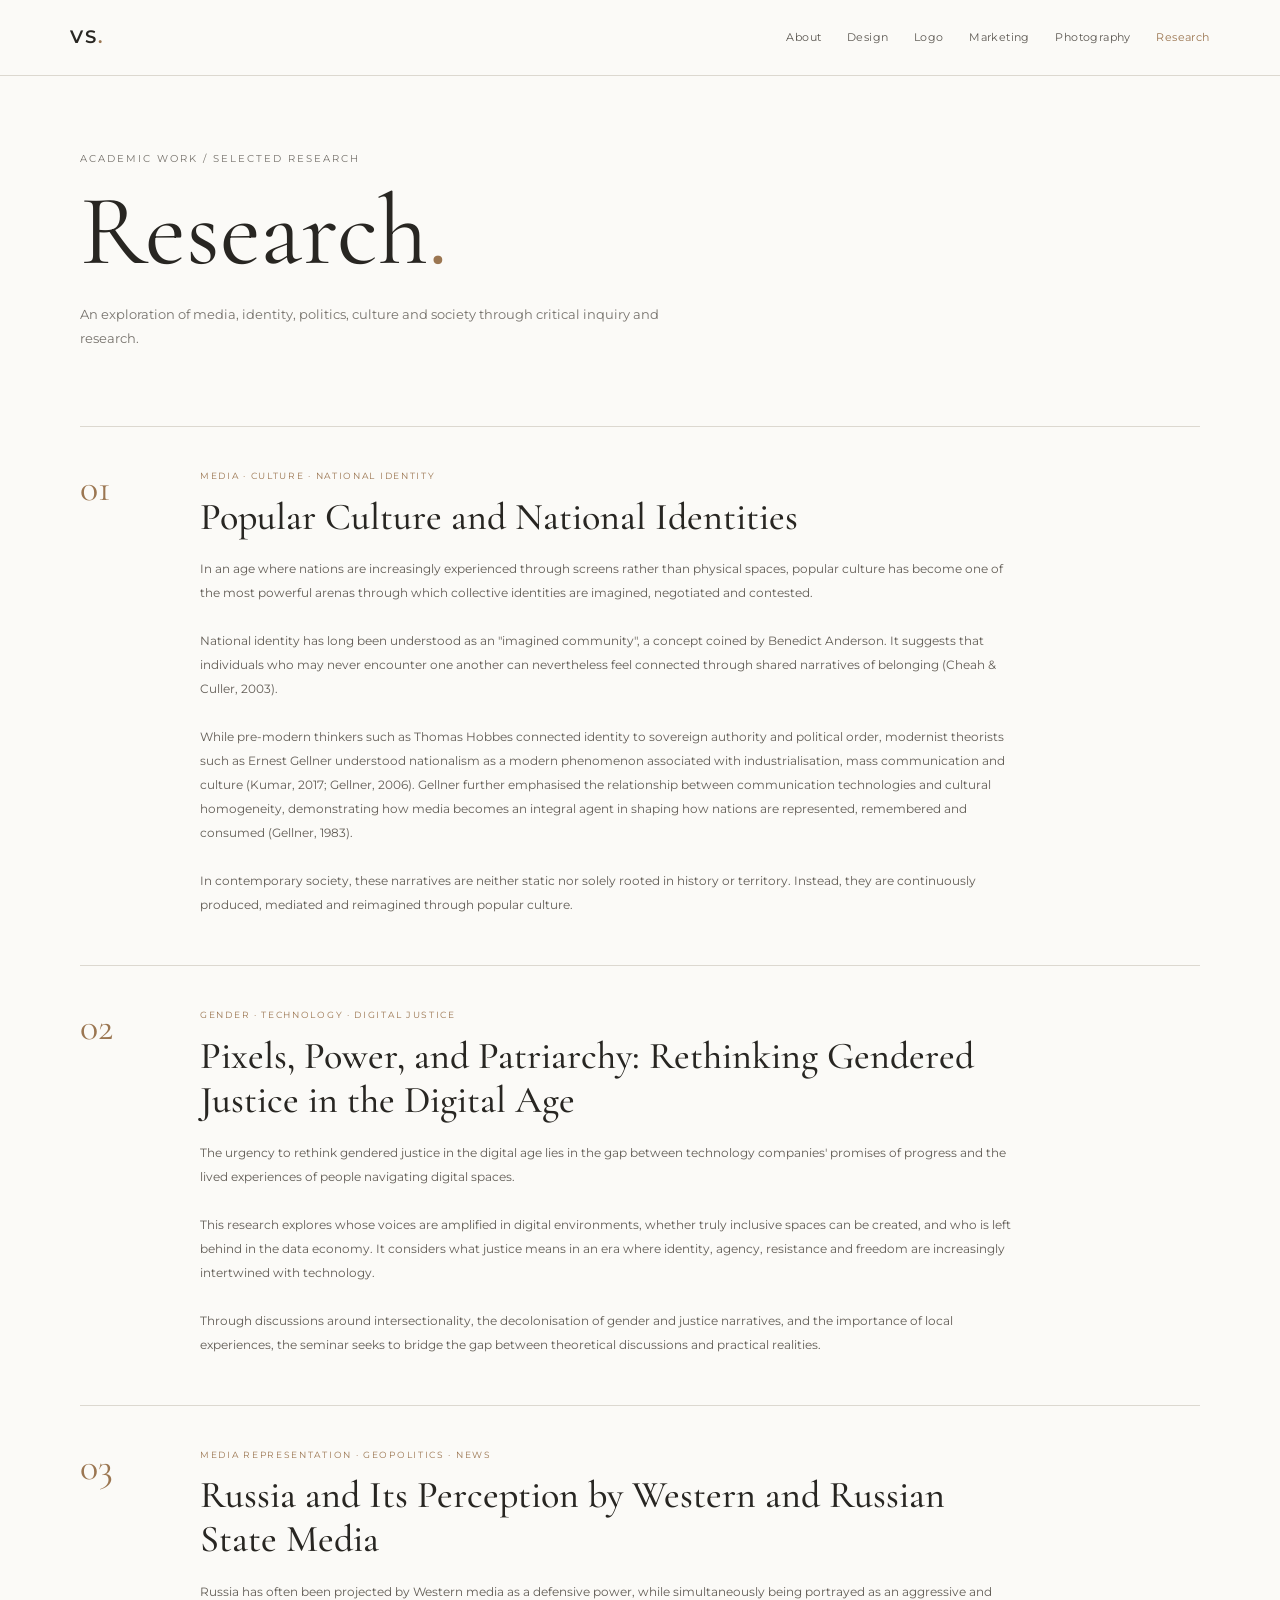
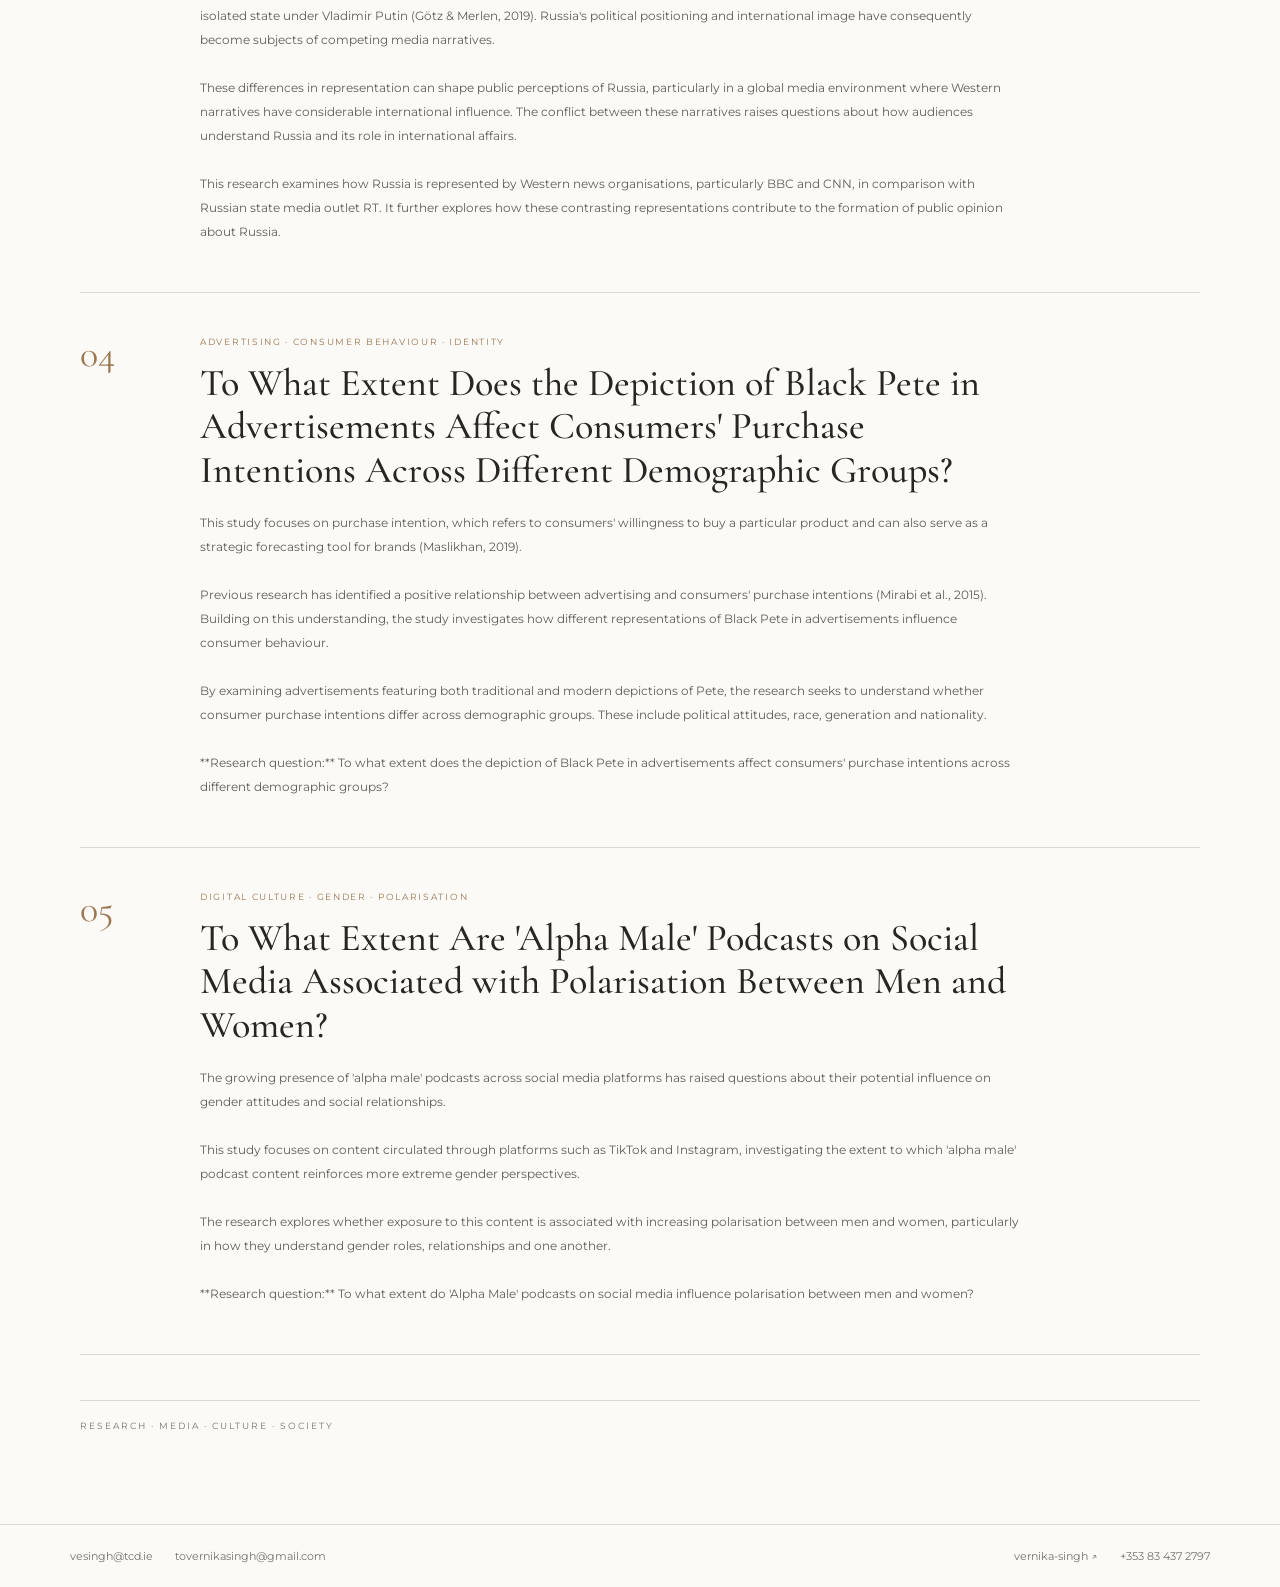
<file: research.html>
<!DOCTYPE html>
<html lang="en">
<head>
  <meta charset="UTF-8">
  <meta name="viewport" content="width=device-width, initial-scale=1.0">
  <title>Research | Vernika Singh</title>
  <link rel="stylesheet" href="style.css">
</head>

<body>

  <header class="site-header">
  <a class="small-mark" href="index.html">VS<span>.</span></a>

  
<nav class="main-nav">
    <a href="about.html">About</a>
    <a href="designs.html">Design</a>
    <a href="logo.html" >Logo</a>
    <a href="marketing.html">Marketing</a>
    <a href="photography.html">Photography</a>
    <a href="research.html" class="active">Research</a>
</nav>

</header>

  <main class="research-page">

    <section class="research-intro">
      <p class="eyebrow">ACADEMIC WORK / SELECTED RESEARCH</p>
      <h1>Research<span>.</span></h1>
      <p>
        An exploration of media, identity, politics, culture and society
        through critical inquiry and research.
      </p>
    </section>

    <section class="research-list">
    <h2 class="visually-hidden">Research projects</h2>

      <!-- RESEARCH 01 -->
      <article class="research-item">
        <div class="research-number">01</div>

        <div class="research-content">
          <p class="research-type">MEDIA · CULTURE · NATIONAL IDENTITY</p>

          <h2>Popular Culture and National Identities</h2>

          <p class="research-premise">
            In an age where nations are increasingly experienced through
            screens rather than physical spaces, popular culture has become
            one of the most powerful arenas through which collective identities
            are imagined, negotiated and contested.

            <br><br>

            National identity has long been understood as an "imagined
            community", a concept coined by Benedict Anderson. It suggests
            that individuals who may never encounter one another can
            nevertheless feel connected through shared narratives of belonging
            (Cheah & Culler, 2003).

            <br><br>

            While pre-modern thinkers such as Thomas Hobbes connected identity
            to sovereign authority and political order, modernist theorists
            such as Ernest Gellner understood nationalism as a modern
            phenomenon associated with industrialisation, mass communication
            and culture (Kumar, 2017; Gellner, 2006). Gellner further
            emphasised the relationship between communication technologies
            and cultural homogeneity, demonstrating how media becomes an
            integral agent in shaping how nations are represented, remembered
            and consumed (Gellner, 1983).

            <br><br>

            In contemporary society, these narratives are neither static
            nor solely rooted in history or territory. Instead, they are
            continuously produced, mediated and reimagined through popular
            culture.
          </p>
        </div>
      </article>


      <!-- RESEARCH 02 -->
      <article class="research-item">
        <div class="research-number">02</div>

        <div class="research-content">
          <p class="research-type">GENDER · TECHNOLOGY · DIGITAL JUSTICE</p>

          <h2>Pixels, Power, and Patriarchy: Rethinking Gendered Justice in the Digital Age</h2>

          <p class="research-premise">
            The urgency to rethink gendered justice in the digital age lies
            in the gap between technology companies' promises of progress
            and the lived experiences of people navigating digital spaces.

            <br><br>

            This research explores whose voices are amplified in digital
            environments, whether truly inclusive spaces can be created,
            and who is left behind in the data economy. It considers what
            justice means in an era where identity, agency, resistance and
            freedom are increasingly intertwined with technology.

            <br><br>

            Through discussions around intersectionality, the decolonisation
            of gender and justice narratives, and the importance of local
            experiences, the seminar seeks to bridge the gap between
            theoretical discussions and practical realities.
          </p>
        </div>
      </article>


      <!-- RESEARCH 03 -->
      <article class="research-item">
        <div class="research-number">03</div>

        <div class="research-content">
          <p class="research-type">MEDIA REPRESENTATION · GEOPOLITICS · NEWS</p>

          <h2>Russia and Its Perception by Western and Russian State Media</h2>

          <p class="research-premise">
            Russia has often been projected by Western media as a defensive
            power, while simultaneously being portrayed as an aggressive and
            isolated state under Vladimir Putin (Götz & Merlen, 2019).
            Russia's political positioning and international image have
            consequently become subjects of competing media narratives.

            <br><br>

            These differences in representation can shape public perceptions
            of Russia, particularly in a global media environment where
            Western narratives have considerable international influence.
            The conflict between these narratives raises questions about
            how audiences understand Russia and its role in international
            affairs.

            <br><br>

            This research examines how Russia is represented by Western
            news organisations, particularly BBC and CNN, in comparison
            with Russian state media outlet RT. It further explores how
            these contrasting representations contribute to the formation
            of public opinion about Russia.
          </p>
        </div>
      </article>


      <!-- RESEARCH 04 -->
      <article class="research-item">
        <div class="research-number">04</div>

        <div class="research-content">
          <p class="research-type">ADVERTISING · CONSUMER BEHAVIOUR · IDENTITY</p>

          <h2>To What Extent Does the Depiction of Black Pete in Advertisements Affect Consumers' Purchase Intentions Across Different Demographic Groups?</h2>

          <p class="research-premise">
            This study focuses on purchase intention, which refers to
            consumers' willingness to buy a particular product and can
            also serve as a strategic forecasting tool for brands
            (Maslikhan, 2019).

            <br><br>

            Previous research has identified a positive relationship
            between advertising and consumers' purchase intentions
            (Mirabi et al., 2015). Building on this understanding, the
            study investigates how different representations of Black
            Pete in advertisements influence consumer behaviour.

            <br><br>

            By examining advertisements featuring both traditional and
            modern depictions of Pete, the research seeks to understand
            whether consumer purchase intentions differ across demographic
            groups. These include political attitudes, race, generation
            and nationality.

            <br><br>

            **Research question:** To what extent does the depiction of
            Black Pete in advertisements affect consumers' purchase
            intentions across different demographic groups?
          </p>
        </div>
      </article>


      <!-- RESEARCH 05 -->
      <article class="research-item">
        <div class="research-number">05</div>

        <div class="research-content">
          <p class="research-type">DIGITAL CULTURE · GENDER · POLARISATION</p>

          <h2>To What Extent Are 'Alpha Male' Podcasts on Social Media Associated with Polarisation Between Men and Women?</h2>

          <p class="research-premise">
            The growing presence of 'alpha male' podcasts across social
            media platforms has raised questions about their potential
            influence on gender attitudes and social relationships.

            <br><br>

            This study focuses on content circulated through platforms
            such as TikTok and Instagram, investigating the extent to
            which 'alpha male' podcast content reinforces more extreme
            gender perspectives.

            <br><br>

            The research explores whether exposure to this content is
            associated with increasing polarisation between men and
            women, particularly in how they understand gender roles,
            relationships and one another.

            <br><br>

            **Research question:** To what extent do 'Alpha Male' podcasts
            on social media influence polarisation between men and women?
          </p>
        </div>
      </article>

    </section>

    <footer class="research-footer">
      <p>RESEARCH · MEDIA · CULTURE · SOCIETY</p>
    </footer>

  </main>

  <script src="script.js"></script>

<!-- FOOTER -->

  <footer class="site-footer">

    <div class="footer-contact">
      <a href="mailto:vesingh@tcd.ie">vesingh@tcd.ie</a>
      <a href="mailto:tovernikasingh@gmail.com">tovernikasingh@gmail.com</a>
    </div>

    <div class="footer-social">
      <a href="https://www.linkedin.com/in/vernika-singh/"
         target="_blank"
         rel="noopener">
        vernika-singh ↗
      </a>

      <a href="tel:+353834372797">
        +353 83 437 2797
      </a>
    </div>

  </footer>

</body>
</html>
</file>
<file: style.css>
@import url('https://fonts.googleapis.com/css2?family=Cormorant+Garamond:wght@300;400;500;600;700&family=Montserrat:wght@300;400;500;600;700&display=swap');

/* COLOURS AND BASIC SETTINGS */

:root {
  --paper: #fbfaf7;
  --ink: #282622;
  --muted: #77736d;
  --line: #dcd8d0;
  --accent: #9b7651;
  --wine: #5d2827;
}

* {
  box-sizing: border-box;
  margin: 0;
  padding: 0;
}

html {
  scroll-behavior: smooth;
}

body {
  background: var(--paper);
  color: var(--ink);
  font-family: 'Montserrat', sans-serif;
  font-size: 14px;
  line-height: 1.65;
}

a {
  color: inherit;
  text-decoration: none;
}

button {
  font: inherit;
}

/* NAVIGATION */

.topbar {
  min-height: 76px;
  padding: 18px 5.5%;
  display: flex;
  align-items: center;
  justify-content: space-between;
  gap: 28px;
  border-bottom: 1px solid var(--line);
  background: rgba(251, 250, 247, 0.96);
}

.small-mark {
  font-size: 18px;
  letter-spacing: 2px;
  font-weight: 600;
  flex-shrink: 0;
}

.small-mark span {
  color: var(--accent);
}

.site-nav {
  display: flex;
  align-items: center;
  gap: clamp(12px, 2vw, 30px);
  flex-wrap: wrap;
}

.site-nav a {
  font-size: 11px;
  letter-spacing: 0.4px;
  color: #5c5852;
}

.site-nav a:hover,
.site-nav a[aria-current="page"] {
  color: var(--accent);
}

.menu-toggle {
  display: none;
  background: none;
  border: 1px solid var(--line);
  padding: 6px 10px;
  cursor: pointer;
}

/* HOMEPAGE COVER */

.cover {
  min-height: calc(100vh - 76px);
  max-width: 1100px;
  margin: auto;
  padding: 7vh 7% 30px;
  display: flex;
  flex-direction: column;
  justify-content: center;
}

.cover-kicker,
.eyebrow {
  font-size: 10px;
  letter-spacing: 2px;
  color: var(--muted);
  text-transform: uppercase;
}

.cover-kicker {
  text-align: center;
  margin-bottom: 28px;
}

.cover-title {
  position: relative;
  width: min(650px, 100%);
  margin: 0 auto 38px;
  font-family: 'Cormorant Garamond', serif;
  font-weight: 300;
  line-height: 0.7;
  letter-spacing: -5px;
}

.cover-title .port,
.cover-title .folio {
  display: block;
  font-size: clamp(90px, 18vw, 190px);
  font-weight: 300;
}

.cover-title .port {
  padding-left: 10%;
}

.cover-title .folio {
  text-align: right;
  padding-right: 5%;
}

.cover-title .year {
  font-family: 'Montserrat', sans-serif;
  font-size: 15px;
  letter-spacing: 1px;
  vertical-align: top;
  margin-left: 12px;
  color: var(--accent);
}

.cover-name {
  display: block;
  text-align: center;
  font-family: 'Montserrat', sans-serif;
  font-size: 10px;
  letter-spacing: 5px;
  margin-top: 36px;
}

.cover-index {
  display: grid;
  grid-template-columns: repeat(3, 1fr);
  gap: 12px 24px;
  border-top: 1px solid var(--line);
  padding-top: 22px;
  max-width: 690px;
  width: 100%;
  margin: 0 auto;
}

.cover-index a {
  font-family: 'Cormorant Garamond', serif;
  font-size: 18px;
}

.cover-index a:hover {
  color: var(--accent);
}

.cover-footer {
  display: flex;
  justify-content: space-between;
  gap: 20px;
  border-top: 1px solid var(--line);
  margin-top: 45px;
  padding-top: 14px;
  color: var(--muted);
  font-size: 10px;
}

/* SHARED PAGE LAYOUT */

.page-shell {
  width: min(1120px, 89%);
  margin: 0 auto;
  padding: 65px 0 90px;
}

/* MAIN HEADINGS â€” CORMORANT GARAMOND */

.script-heading {
  font-family: 'Cormorant Garamond', serif;
  font-weight: 400;
  font-size: clamp(48px, 7vw, 82px);
  line-height: 1.05;
  color: var(--accent);
  margin: 15px 0 22px;
}

.page-intro {
  font-family: 'Cormorant Garamond', serif;
  font-size: 25px;
  max-width: 620px;
  line-height: 1.4;
  color: #575149;
  margin: 0 0 54px;
}

/* ABOUT PAGE */

.intro-grid {
  display: grid;
  grid-template-columns: 1.2fr 0.8fr;
  gap: 10%;
  align-items: start;
  margin: 45px 0 80px;
}

.intro-grid p {
  margin: 0 0 18px;
  color: #666159;
  max-width: 650px;
}

.intro-grid .lead {
  font-family: 'Cormorant Garamond', serif;
  font-size: 27px;
  line-height: 1.4;
  color: var(--ink);
}

.portrait-placeholder {
  min-height: 330px;
  background: #eeebe4;
  display: flex;
  align-items: center;
  justify-content: center;
  flex-direction: column;
  text-align: center;
  color: var(--muted);
  padding: 25px;
  font-family: 'Cormorant Garamond', serif;
  font-size: 25px;
}

.portrait-placeholder small {
  font-family: 'Montserrat', sans-serif;
  font-size: 11px;
  max-width: 220px;
  margin-top: 12px;
}

.resume-grid {
  display: grid;
  grid-template-columns: 1fr 1fr;
  gap: 9%;
}

.resume-grid h2,
.skills-section h2,
.cv-panel h2 {
  font-family: 'Cormorant Garamond', serif;
  font-size: 34px;
  font-weight: 400;
  margin-bottom: 20px;
}

.resume-item {
  padding: 18px 0;
  border-top: 1px solid var(--line);
}

.resume-item .date {
  font-size: 10px;
  letter-spacing: 1px;
  color: var(--accent);
  text-transform: uppercase;
}

.resume-item h3 {
  font-family: 'Cormorant Garamond', serif;
  font-size: 22px;
  font-weight: 500;
  margin: 6px 0;
}

.resume-item p {
  color: var(--muted);
  font-size: 12px;
}

.skills-section {
  margin-top: 75px;
}

.tag-list {
  display: flex;
  flex-wrap: wrap;
  gap: 9px;
}

.tag-list span {
  border: 1px solid var(--line);
  padding: 7px 13px;
  border-radius: 2px;
  font-size: 11px;
}

.cv-panel {
  display: flex;
  justify-content: space-between;
  align-items: center;
  gap: 25px;
  margin-top: 75px;
  padding: 30px;
  background: #f0ede6;
}

.cv-panel h2 {
  margin: 4px 0;
}

.cv-panel p:not(.eyebrow) {
  color: var(--muted);
  font-size: 12px;
}

.text-button {
  border: 1px solid var(--ink);
  padding: 11px 16px;
  white-space: nowrap;
  font-size: 12px;
}

.text-button:hover {
  background: var(--ink);
  color: white;
}

/* PORTFOLIO GALLERIES */

.portfolio-tools {
  display: flex;
  justify-content: space-between;
  border-top: 1px solid var(--line);
  padding: 13px 0;
  margin-bottom: 28px;
  color: var(--muted);
  font-size: 10px;
  letter-spacing: 1.3px;
}

.work-grid {
  display: grid;
  grid-template-columns: repeat(2, minmax(0, 1fr));
  gap: 55px 26px;
}

.work-card {
  min-width: 0;
}

.image-button {
  position: relative;
  display: block;
  width: 100%;
  aspect-ratio: 4 / 3;
  background: #efede7;
  border: 0;
  overflow: hidden;
  cursor: pointer;
  text-align: center;
}

.image-button img {
  width: 100%;
  height: 100%;
  object-fit: cover;
  transition: transform 0.5s ease;
}

.image-button:hover img {
  transform: scale(1.035);
}

.image-placeholder {
  position: absolute;
  inset: 0;
  display: flex;
  align-items: center;
  justify-content: center;
  flex-direction: column;
  color: #827b70;
  font-family: 'Cormorant Garamond', serif;
  font-size: 25px;
}

.image-placeholder small {
  font-family: 'Montserrat', sans-serif;
  font-size: 10px;
  margin-top: 8px;
}

.image-overlay {
  position: absolute;
  right: 14px;
  bottom: 14px;
  background: rgba(251, 250, 247, 0.93);
  padding: 7px 11px;
  font-size: 11px;
  opacity: 0;
  transition: opacity 0.2s;
}

.image-button:hover .image-overlay,
.image-button:focus-visible .image-overlay {
  opacity: 1;
}

.work-caption {
  display: flex;
  justify-content: space-between;
  gap: 15px;
  margin-top: 15px;
}

.work-caption h2 {
  font-family: 'Cormorant Garamond', serif;
  font-size: 25px;
  font-weight: 400;
  line-height: 1.2;
}

.work-caption p {
  font-size: 11px;
  color: var(--muted);
  margin-top: 4px;
}

.work-caption > span {
  font-size: 10px;
  color: var(--muted);
}

.work-description {
  font-size: 12px;
  color: var(--muted);
  max-width: 480px;
  margin-top: 12px;
}

/* FOOTER */

.site-footer {
  border-top: 1px solid var(--line);
  padding: 22px 5.5%;
  display: flex;
  align-items: center;
  justify-content: space-between;
  gap: 15px;
  font-size: 11px;
  color: var(--muted);
}

.site-footer a:hover {
  color: var(--accent);
}

/* PROJECT POP-UP */

.project-modal {
  border: 0;
  padding: 0;
  width: min(850px, 92vw);
  max-height: 90vh;
  margin: auto;
  background: var(--paper);
  color: var(--ink);
}

.project-modal::backdrop {
  background: rgba(30, 26, 23, 0.72);
}

.project-modal > img {
  display: block;
  width: 100%;
  max-height: 58vh;
  object-fit: contain;
  background: #eeebe4;
}

.modal-close {
  position: sticky;
  float: right;
  top: 10px;
  margin: 10px 10px 0 0;
  z-index: 2;
  width: 35px;
  height: 35px;
  border: 0;
  border-radius: 50%;
  background: var(--paper);
  font-size: 22px;
  cursor: pointer;
}

.modal-text {
  padding: 25px 30px 32px;
}

.modal-text h2 {
  font-family: 'Cormorant Garamond', serif;
  font-size: 35px;
  font-weight: 400;
  margin: 5px 0 10px;
}

.modal-text > p:last-child {
  color: var(--muted);
  max-width: 650px;
}

/* MOBILE RESPONSIVENESS */

@media (max-width: 760px) {
  .topbar {
    position: relative;
    flex-wrap: wrap;
  }

  .menu-toggle {
    display: block;
  }

  .site-nav {
    display: none;
    width: 100%;
    flex-direction: column;
    align-items: flex-start;
    padding: 12px 0;
  }

  .site-nav.open {
    display: flex;
  }

  .cover {
    padding-top: 9vh;
  }

  .cover-title {
    letter-spacing: -3px;
  }

  .cover-index {
    grid-template-columns: repeat(2, 1fr);
  }

  .cover-footer {
    flex-direction: column;
    gap: 5px;
  }

  .page-shell {
    padding-top: 45px;
  }

  .intro-grid,
  .resume-grid {
    grid-template-columns: 1fr;
    gap: 35px;
  }

  .portrait-placeholder {
    min-height: 260px;
  }

  .work-grid {
    grid-template-columns: 1fr;
    gap: 38px;
  }

  .page-intro {
    font-size: 22px;
    margin-bottom: 35px;
  }

  .cv-panel {
    align-items: flex-start;
    flex-direction: column;
  }

  .site-footer {
    flex-wrap: wrap;
  }
}

/* REDUCE ANIMATIONS WHEN REQUESTED BY THE DEVICE */

@media (prefers-reduced-motion: reduce) {
  html {
    scroll-behavior: auto;
  }

  *,
  *::before,
  *::after {
    transition: none !important;
  }
}
.small-mark {
  cursor: pointer;
  transition: color 0.2s ease;
}

.small-mark:hover {
  color: var(--accent);
}

/* About page portrait */

.portrait-placeholder {
  padding: 0;
  overflow: hidden;
  min-height: 330px;
}

.about-photo {
  display: block;
  width: 100%;
  height: 400px;
  object-fit: cover;
  object-position: center;
}
.image-overlay {
  display: none !important;
}

/* =========================================
   LOGO PORTFOLIO
========================================= */

/* Main logo page spacing */
.logo-page {
  width: 100%;
  padding: 0 5.5%;
  box-sizing: border-box;
}

/* Logo grid */
.logo-grid {
  display: grid;
  grid-template-columns: repeat(3, minmax(0, 1fr));
  align-items: start;
  column-gap: 30px;
  row-gap: 55px;
  width: 100%;
}

/* Individual logo cards */
.logo-card {
  width: 100%;
  min-width: 0;
  align-self: start;
}

/* Logo image containers */
.logo-trigger {
  display: flex;
  align-items: center;
  justify-content: center;

  width: 100%;
  aspect-ratio: 4 / 3;

  padding: 25px;
  margin: 0;

  border: none;
  background: #e9e4dc;

  cursor: pointer;
  overflow: hidden;
  box-sizing: border-box;
}

/* Individual logo images */
.logo-trigger img {
  display: block;

  width: 100%;
  height: 100%;

  object-fit: contain;
  object-position: center;

  transition: transform 0.6s ease;
}

/* Hover effect */
.logo-trigger:hover img {
  transform: scale(1.035);
}

/* Logo project labels */
.logo-index {
  font-family: 'Montserrat', sans-serif;
  font-size: 9px;
  font-weight: 400;
  letter-spacing: 1.5px;
  line-height: 1.6;

  color: #9b8068;

  margin-top: 15px;
}

/* =========================================
   LOGO MODAL
========================================= */

.logo-modal {
  display: none;

  position: fixed;
  inset: 0;

  z-index: 1000;

  align-items: center;
  justify-content: center;

  padding: 30px;
}

.logo-modal.active {
  display: flex;
}

/* Dark background behind modal */
.logo-modal-backdrop {
  position: absolute;
  inset: 0;

  background: rgba(25, 22, 19, 0.85);
}

/* Modal content */
.logo-modal-content {
  position: relative;
  z-index: 2;

  width: 100%;
  max-width: 1000px;
  max-height: 90vh;

  overflow-y: auto;

  padding: 45px;

  background: #f5f2ed;
  box-sizing: border-box;
}

/* Close button */
.modal-close {
  position: absolute;

  top: 18px;
  right: 22px;

  border: none;
  background: transparent;

  color: #302820;

  font-size: 30px;
  cursor: pointer;
}

/* Modal category */
#modalCategory {
  font-family: 'Montserrat', sans-serif;
  font-size: 10px;
  letter-spacing: 2px;
  text-transform: uppercase;

  color: #9b8068;

  margin-bottom: 12px;
}

/* Modal title */
#modalTitle {
  font-family: 'Cormorant Garamond', serif;
  font-size: 38px;
  font-weight: 500;

  color: #302820;

  margin-bottom: 18px;
}

/* Modal description */
#modalDescription {
  font-family: 'Montserrat', sans-serif;
  font-size: 13px;
  line-height: 1.9;

  color: #62594f;

  max-width: 700px;
  margin-bottom: 30px;
}

/* Additional project images */
#modalGallery {
  display: grid;

  grid-template-columns: repeat(2, minmax(0, 1fr));
  gap: 18px;

  margin-top: 25px;
}

#modalGallery img {
  display: block;

  width: 100%;
  height: auto;
  max-height: 450px;

  object-fit: contain;

  background: #e9e4dc;
}

/* Modal navigation */
#previousProject,
#nextProject {
  border: 1px solid #9b8068;

  background: transparent;
  color: #302820;

  padding: 12px 20px;

  font-family: 'Montserrat', sans-serif;
  font-size: 10px;
  letter-spacing: 1px;
  text-transform: uppercase;

  cursor: pointer;

  transition: background 0.3s ease, color 0.3s ease;
}

#previousProject:hover,
#nextProject:hover {
  background: #302820;
  color: #f5f2ed;
}

/* Project counter */
#projectCounter {
  font-family: 'Montserrat', sans-serif;
  font-size: 10px;
  letter-spacing: 1px;

  color: #9b8068;
}

/* =========================================
   TABLET RESPONSIVENESS
========================================= */

@media (max-width: 950px) {

  .logo-grid {
    grid-template-columns: repeat(2, minmax(0, 1fr));
    column-gap: 25px;
    row-gap: 40px;
  }

  .logo-page {
    padding: 0 4%;
  }

  .logo-modal-content {
    padding: 35px;
  }

}

/* =========================================
   MOBILE RESPONSIVENESS
========================================= */

@media (max-width: 600px) {

  .logo-grid {
    grid-template-columns: 1fr;
    gap: 35px;
  }

  .logo-page {
    padding: 0 5%;
  }

  .logo-trigger {
    padding: 20px;
  }

  .logo-modal {
    padding: 12px;
  }

  .logo-modal-content {
    padding: 35px 20px;
  }

  #modalTitle {
    font-size: 30px;
  }

  #modalGallery {
    grid-template-columns: 1fr;
  }

  #previousProject,
  #nextProject {
    padding: 10px 14px;
  }

}


/* =================================
   MARKETING PAGE
================================= */

.marketing-page {
  max-width: 1400px;
  margin: 0 auto;
  padding: 75px 7% 100px;
}

/* Introduction */

.marketing-intro {
  max-width: 700px;
  margin-bottom: 75px;
}

.marketing-intro .eyebrow {
  font-size: 10px;
  letter-spacing: 2px;
  color: #9b8068;
  margin-bottom: 18px;
}

.marketing-intro h1 {
  font-family: 'Cormorant Garamond', serif;
  font-size: clamp(60px, 8vw, 100px);
  font-weight: 400;
  line-height: 1;
  margin: 0;
}

.marketing-intro h1 span {
  color: #a17c59;
}

.marketing-intro > p:last-child {
  max-width: 500px;
  font-size: 13px;
  line-height: 1.9;
  color: #77716b;
  margin-top: 22px;
}

/* Project grid */

.marketing-grid {
  display: grid;
  grid-template-columns: repeat(2, minmax(0, 1fr));
  gap: 65px 35px;
}

.marketing-card {
  min-width: 0;
}

.marketing-number {
  display: block;
  font-size: 9px;
  letter-spacing: 1.8px;
  color: #9b8068;
  margin-bottom: 15px;
}

/* PDF thumbnail boxes */

.marketing-document {
  width: 100%;
  height: 320px;
  background: transparent;
  border: none;
  overflow: hidden;
  position: relative;
}

.marketing-document a {
  display: block;
  width: 100%;
  height: 100%;
}

.marketing-document img {
  display: block;
  width: 100%;
  height: 100%;
  object-fit: cover;
  object-position: center;
  transition: transform 0.4s ease;
}

.marketing-document:hover img {
  transform: scale(1.02);
}

/* Project information */

.marketing-card-info {
  display: flex;
  flex-direction: column;
  gap: 18px;
  padding-top: 18px;
}

.marketing-card-info h2 {
  font-family: 'Cormorant Garamond', serif;
  font-size: 29px;
  font-weight: 500;
  margin: 0 0 8px;
  color: #332c26;
}

.marketing-card-info p {
  font-size: 11px;
  line-height: 1.8;
  color: #77716b;
  margin: 0;
}

/* PDF links */

.marketing-actions {
  display: flex;
  align-items: center;
  gap: 25px;
  padding-top: 14px;
  border-top: 1px solid #ded8cf;
}

.marketing-actions a {
  font-family: 'Montserrat', sans-serif;
  font-size: 10px;
  letter-spacing: 0.4px;
  color: #8b7055;
  text-decoration: none;
  transition: color 0.3s ease;
}

.marketing-actions a:hover {
  color: #332c26;
}

/* Mobile layout */

@media (max-width: 700px) {

  .marketing-page {
    padding: 50px 6% 70px;
  }

  .marketing-intro {
    margin-bottom: 55px;
  }

  .marketing-grid {
    grid-template-columns: 1fr;
    gap: 45px;
  }

  .marketing-document {
    height: 260px;
  }

  .marketing-card-info h2 {
    font-size: 27px;
  }

}


/* =========================================
   DESIGN PAGE
========================================= */

.design-page {
  width: 100%;
  max-width: 1600px;
  margin: 0 auto;
  padding: 75px 5.5% 100px;
  box-sizing: border-box;
  background: #fbfaf7;
}


/* INTRODUCTION */

.design-intro {
  max-width: 750px;
  margin-bottom: 100px;
}

.design-intro .eyebrow,
.section-number {
  font-family: 'Montserrat', sans-serif;
  font-size: 10px;
  font-weight: 400;
  letter-spacing: 2px;
  color: #9b8068;
  margin-bottom: 18px;
}

.design-intro h1 {
  font-family: 'Cormorant Garamond', serif;
  font-size: clamp(60px, 8vw, 100px);
  font-weight: 400;
  line-height: 1;
  color: #332c26;
  margin: 0;
}

.design-intro h1 span,
.design-section-heading h2 span {
  color: #a17c59;
}

.design-intro > p:last-child,
.design-section-heading > p:last-child {
  max-width: 550px;
  font-family: 'Montserrat', sans-serif;
  font-size: 12px;
  line-height: 1.9;
  color: #77716b;
  margin-top: 22px;
}


/* SECTION LAYOUT */

.design-section {
  margin-bottom: 120px;
}

.design-section-heading {
  max-width: 750px;
  margin-bottom: 45px;
}

.design-section-heading h2 {
  font-family: 'Cormorant Garamond', serif;
  font-size: clamp(45px, 6vw, 68px);
  font-weight: 400;
  line-height: 1.05;
  color: #332c26;
  margin: 0;
}


/* PODCAST COVER GRID */

.design-cover-grid {
  display: grid;
  grid-template-columns: repeat(4, minmax(0, 1fr));
  column-gap: 25px;
  row-gap: 55px;
}

.design-card {
  min-width: 0;
}

.design-card img {
  display: block;
  width: 100%;
  aspect-ratio: 1 / 1;
  object-fit: cover;
  object-position: center;
  border: none;
  border-radius: 0;
}

.design-card-info {
  padding-top: 16px;
}

.design-card-info > span,
.poster-info > span {
  display: block;
  font-family: 'Montserrat', sans-serif;
  font-size: 9px;
  letter-spacing: 1.5px;
  color: #9b8068;
  margin-bottom: 9px;
}

.design-card-info h3,
.poster-info h3 {
  font-family: 'Cormorant Garamond', serif;
  font-size: 25px;
  font-weight: 500;
  color: #332c26;
  margin: 0 0 8px;
}

.design-card-info p,
.poster-info p {
  font-family: 'Montserrat', sans-serif;
  font-size: 11px;
  line-height: 1.9;
  color: #77716b;
  margin: 0;
}


/* WEBSITE GRID */

.website-grid {
  display: grid;
  grid-template-columns: repeat(2, minmax(0, 1fr));
  gap: 65px 35px;
}

.website-card {
  min-width: 0;
}

.website-image {
  width: 100%;
  aspect-ratio: 16 / 10;
  overflow: hidden;
  background: #eee9e1;
}

.website-image img {
  display: block;
  width: 100%;
  height: 100%;
  object-fit: cover;
  object-position: top center;
  transition: transform 0.4s ease;
}

.website-card:hover .website-image img {
  transform: scale(1.02);
}

.website-info {
  padding-top: 20px;
}

.website-info > span {
  font-family: 'Montserrat', sans-serif;
  font-size: 9px;
  letter-spacing: 1.5px;
  color: #9b8068;
}

.website-info h3 {
  font-family: 'Cormorant Garamond', serif;
  font-size: 32px;
  font-weight: 500;
  color: #332c26;
  margin: 10px 0;
}

.website-info p {
  max-width: 500px;
  font-family: 'Montserrat', sans-serif;
  font-size: 11px;
  line-height: 1.9;
  color: #77716b;
  margin: 0 0 18px;
}

.website-info a {
  display: inline-block;
  font-family: 'Montserrat', sans-serif;
  font-size: 10px;
  letter-spacing: 0.4px;
  color: #8b7055;
  text-decoration: none;
  border-bottom: 1px solid #c9b9a7;
  padding-bottom: 5px;
  transition: color 0.3s ease;
}

.website-info a:hover {
  color: #332c26;
}


/* POSTER GRID */

.poster-grid {
  display: grid;
  grid-template-columns: repeat(2, minmax(0, 1fr));
  gap: 65px 35px;
}

.poster-card {
  min-width: 0;
}

.poster-card img {
  display: block;
  width: 100%;
  height: auto;
  border: none;
  border-radius: 0;
  margin: 0;
  padding: 0;
}

.poster-info {
  padding-top: 17px;
}


/* RESPONSIVE LAYOUT */

@media (max-width: 1000px) {

  .design-cover-grid {
    grid-template-columns: repeat(2, minmax(0, 1fr));
  }

}

@media (max-width: 700px) {

  .design-page {
    padding: 50px 6% 70px;
  }

  .design-intro {
    margin-bottom: 75px;
  }

  .design-section {
    margin-bottom: 85px;
  }

  .design-cover-grid {
    grid-template-columns: repeat(2, minmax(0, 1fr));
    gap: 40px 15px;
  }

  .website-grid,
  .poster-grid {
    grid-template-columns: 1fr;
    gap: 45px;
  }

  .design-section-heading {
    margin-bottom: 30px;
  }

}

/* Photography images - non-clickable */

.work-card .image-button {
  display: block;
  width: 100%;
  padding: 0;
  margin: 0;
  border: none;
  background: transparent;
  cursor: default;
}

.work-card .image-button img {
  display: block;
  width: 100%;
  height: auto;
  cursor: default;
}




/* =====================================================
   FINAL CONSISTENCY FIXES â€” SHARED NAVIGATION & PAGES
   These rules align the newer portfolio pages with the
   original homepage styling above.
===================================================== */

/* Shared navigation used by all interior pages */
.site-header {
  min-height: 76px;
  padding: 18px 5.5%;
  display: flex;
  align-items: center;
  justify-content: space-between;
  gap: 28px;
  border-bottom: 1px solid var(--line);
  background: rgba(251, 250, 247, 0.96);
}

.main-nav {
  display: flex;
  align-items: center;
  justify-content: flex-end;
  gap: clamp(12px, 2vw, 28px);
  flex-wrap: wrap;
}

.main-nav a {
  font-size: 11px;
  letter-spacing: 0.4px;
  color: #5c5852;
  transition: color 0.2s ease;
}

.main-nav a:hover,
.main-nav a.active {
  color: var(--accent);
}

/* Research page */
.research-page {
  width: min(1120px, 89%);
  margin: 0 auto;
  padding: 75px 0 90px;
}

.research-intro {
  max-width: 760px;
  margin-bottom: 75px;
}

.research-intro h1 {
  font-family: 'Cormorant Garamond', serif;
  font-size: clamp(60px, 8vw, 100px);
  font-weight: 400;
  line-height: 1;
  color: var(--ink);
  margin: 14px 0 20px;
}

.research-intro h1 span {
  color: var(--accent);
}

.research-intro > p:last-child {
  max-width: 620px;
  color: var(--muted);
  font-size: 13px;
  line-height: 1.9;
}

.research-list {
  border-top: 1px solid var(--line);
}

.research-item {
  display: grid;
  grid-template-columns: 90px minmax(0, 1fr);
  gap: 30px;
  padding: 42px 0 48px;
  border-bottom: 1px solid var(--line);
}

.research-number {
  font-family: 'Cormorant Garamond', serif;
  font-size: 38px;
  line-height: 1;
  color: var(--accent);
}

.research-content { max-width: 820px; }

.research-type {
  margin-bottom: 12px;
  color: var(--accent);
  font-size: 9px;
  letter-spacing: 1.7px;
}

.research-content h2 {
  margin-bottom: 18px;
  color: var(--ink);
  font-family: 'Cormorant Garamond', serif;
  font-size: clamp(27px, 3.2vw, 38px);
  font-weight: 500;
  line-height: 1.15;
}

.research-premise {
  color: #625d56;
  font-size: 12px;
  line-height: 2;
}

.research-footer {
  margin-top: 45px;
  padding-top: 18px;
  border-top: 1px solid var(--line);
  color: var(--muted);
  font-size: 9px;
  letter-spacing: 2px;
}

/* Logo page: consistent tiles, original logo proportions */
.logo-page {
  max-width: 1400px;
  margin: 0 auto;
  padding: 70px 5.5% 95px;
}

.logo-intro {
  max-width: 720px;
  margin-bottom: 65px;
}

.logo-intro h1 {
  margin: 12px 0 16px;
  font-family: 'Cormorant Garamond', serif;
  font-size: clamp(58px, 8vw, 96px);
  font-weight: 400;
  line-height: 1;
}

.logo-intro h1 span { color: var(--accent); }

.logo-intro-text {
  max-width: 550px;
  color: var(--muted);
  font-size: 13px;
  line-height: 1.9;
}

.logo-grid {
  display: grid;
  grid-template-columns: repeat(3, minmax(0, 1fr));
  align-items: start;
  gap: 48px 28px;
}

.logo-card { min-width: 0; }

.logo-trigger {
  display: flex;
  width: 100%;
  aspect-ratio: 4 / 3;
  align-items: center;
  justify-content: center;
  padding: 24px;
  border: 0;
  background: #e9e4dc;
  overflow: hidden;
  cursor: pointer;
}

.logo-trigger img {
  display: block;
  width: 100%;
  height: 100%;
  object-fit: contain;
  object-position: center;
  transition: transform 0.4s ease;
}

.logo-trigger:hover img { transform: scale(1.035); }

.logo-index {
  margin-top: 13px;
  color: var(--accent);
  font-size: 9px;
  letter-spacing: 1.5px;
}

/* Logo modal visibility is controlled by the .is-open class in script.js */
.logo-modal {
  display: none;
  position: fixed;
  inset: 0;
  z-index: 1000;
  align-items: center;
  justify-content: center;
  padding: 24px;
}

.logo-modal.is-open { display: flex; }
.logo-modal-backdrop { position: absolute; inset: 0; background: rgba(25,22,19,.85); }

.logo-modal-content {
  position: relative;
  z-index: 1;
  width: min(1000px, 100%);
  max-height: 90vh;
  overflow-y: auto;
  padding: 42px;
  background: var(--paper);
}

.logo-modal-content .modal-close {
  position: absolute;
  top: 12px;
  right: 18px;
  float: none;
  margin: 0;
  background: transparent;
  color: var(--ink);
  font-size: 30px;
}

#modalCategory { color: var(--accent); font-size: 9px; letter-spacing: 1.8px; }
#modalTitle { margin: 8px 0 14px; font: 500 38px/1.1 'Cormorant Garamond', serif; }
#modalDescription { max-width: 700px; color: var(--muted); font-size: 12px; line-height: 1.9; }

#modalGallery {
  display: grid;
  grid-template-columns: repeat(2, minmax(0, 1fr));
  gap: 16px;
  margin-top: 25px;
}

#modalGallery img {
  display: block;
  width: 100%;
  max-height: 420px;
  object-fit: contain;
  background: #e9e4dc;
}

.modal-navigation {
  display: flex;
  align-items: center;
  justify-content: space-between;
  gap: 15px;
  margin-top: 28px;
}

#previousProject, #nextProject {
  padding: 10px 16px;
  border: 1px solid var(--accent);
  background: transparent;
  color: var(--ink);
  font-size: 10px;
  cursor: pointer;
}

#previousProject:hover, #nextProject:hover { background: var(--ink); color: white; }
#projectCounter { color: var(--muted); font-size: 10px; letter-spacing: 1px; }

/* Marketing page image and document cards */
.marketing-page { width: min(1400px, 100%); }
.marketing-document { height: auto; min-height: 260px; }
.marketing-document img { height: auto; max-height: 520px; object-fit: contain; background: #eeeae3; }

/* Photography images are deliberately not interactive */
.work-card .image-button { cursor: default; }
.work-card .image-button:hover img { transform: none; }
.work-card .image-button img { display: block; width: 100%; height: auto; object-fit: contain; }

/* Consistent footer layout on interior pages */
.site-footer .footer-contact,
.site-footer .footer-social {
  display: flex;
  align-items: center;
  flex-wrap: wrap;
  gap: 12px 22px;
}

/* Responsive layout for shared and page-specific elements */
@media (max-width: 900px) {
  .site-header { align-items: flex-start; }
  .main-nav { gap: 12px 18px; }
  .logo-grid { grid-template-columns: repeat(2, minmax(0, 1fr)); }
}

@media (max-width: 700px) {
  .site-header { flex-direction: column; gap: 12px; padding: 18px 6%; }
  .main-nav { justify-content: flex-start; }
  .research-page { padding: 48px 0 65px; }
  .research-intro { margin-bottom: 48px; }
  .research-item { grid-template-columns: 45px minmax(0, 1fr); gap: 16px; padding: 30px 0; }
  .research-number { font-size: 29px; }
  .logo-page { padding: 48px 6% 70px; }
  .logo-grid { grid-template-columns: repeat(2, minmax(0, 1fr)); gap: 35px 16px; }
  .logo-trigger { padding: 15px; }
  .logo-modal { padding: 10px; }
  .logo-modal-content { padding: 38px 20px 24px; }
  #modalGallery { grid-template-columns: 1fr; }
  .site-footer { flex-direction: column; align-items: flex-start; }
}

@media (max-width: 480px) {
  .main-nav { gap: 10px 14px; }
  .main-nav a { font-size: 10px; }
  .logo-grid { grid-template-columns: 1fr; }
  .logo-trigger { aspect-ratio: 4 / 3; }
  .modal-navigation { flex-wrap: wrap; }
  .cover-index { grid-template-columns: repeat(2, minmax(0, 1fr)); }
}
/* ========================================
   LOGO PROJECT MODAL
   ======================================== */

/* Modal background */
.logo-modal {
    position: fixed;
    inset: 0;
    z-index: 1000;
    display: none;
    align-items: center;
    justify-content: center;
    padding: 24px;
}

.logo-modal.active {
    display: flex;
}

/* Dark background behind the modal */
.logo-modal-backdrop {
    position: absolute;
    inset: 0;
    background: rgba(35, 28, 23, 0.65);
}

/* Main modal panel */
.logo-modal-content {
    position: relative;
    z-index: 1;
    width: min(760px, 100%);
    max-height: 90vh;
    overflow-y: auto;
    padding: 42px;
    background: #f8f6f1;
    color: #3c3027;
    border: 1px solid #e5ded3;
}

/* Close button */
.logo-modal-content .modal-close {
    position: absolute;
    top: 15px;
    right: 20px;
    border: none;
    background: transparent;
    color: #4a392d;
    font-size: 30px;
    cursor: pointer;
}

/* Project image area */
.modal-gallery {
    display: flex;
    align-items: center;
    justify-content: center;
    min-height: 220px;
    max-height: 40vh;
    margin-bottom: 30px;
    padding: 20px;
    background: #eee9e0;
}

#modalGallery img {
    display: block;
    width: auto;
    height: auto;
    max-width: 100%;
    max-height: 36vh;
    object-fit: contain;
    object-position: center;
    margin: 0 auto;
}

/* Project information */
.modal-project-heading {
    text-align: center;
    max-width: 580px;
    margin: 0 auto 28px;
}

#modalCategory {
    margin-bottom: 10px;
    color: #92765e;
    font-size: 11px;
    letter-spacing: 2px;
    text-transform: uppercase;
}

#modalTitle {
    margin-bottom: 12px;
    color: #3c3027;
    font-family: "Cormorant Garamond", serif;
    font-size: 36px;
    font-weight: 500;
}

#modalDescription {
    color: #75685e;
    font-family: "Montserrat", sans-serif;
    font-size: 13px;
    line-height: 1.8;
}

/* Previous and next controls */
.modal-navigation {
    display: flex;
    align-items: center;
    justify-content: space-between;
    gap: 15px;
    padding-top: 20px;
    border-top: 1px solid #ded5ca;
}

.modal-navigation button {
    padding: 8px 12px;
    border: 1px solid #b8a28d;
    background: transparent;
    color: #4a392d;
    font-family: "Montserrat", sans-serif;
    font-size: 11px;
    cursor: pointer;
    transition: background 0.2s ease, color 0.2s ease;
}

.modal-navigation button:hover {
    background: #4a392d;
    color: #f8f6f1;
}

#projectCounter {
    color: #92765e;
    font-family: "Montserrat", sans-serif;
    font-size: 11px;
    letter-spacing: 1px;
}

/* Mobile layout */
@media (max-width: 600px) {
    .logo-modal {
        padding: 12px;
    }

    .logo-modal-content {
        padding: 45px 20px 24px;
    }

    .modal-gallery {
        min-height: 160px;
        padding: 12px;
    }

    #modalTitle {
        font-size: 29px;
    }

    .modal-navigation button {
        padding: 7px;
        font-size: 10px;
    }
}
/* Centre images inside the logo project modal */
#modalGallery {
    display: flex !important;
    align-items: center;
    justify-content: center;
    width: 100%;
    box-sizing: border-box;
}

#modalGallery img {
    display: block;
    margin: 0 auto !important;
    object-position: center;
}

.visually-hidden {
    position: absolute;
    width: 1px;
    height: 1px;
    padding: 0;
    margin: -1px;
    overflow: hidden;
    clip: rect(0, 0, 0, 0);
    white-space: nowrap;
    border: 0;
}
</file>
